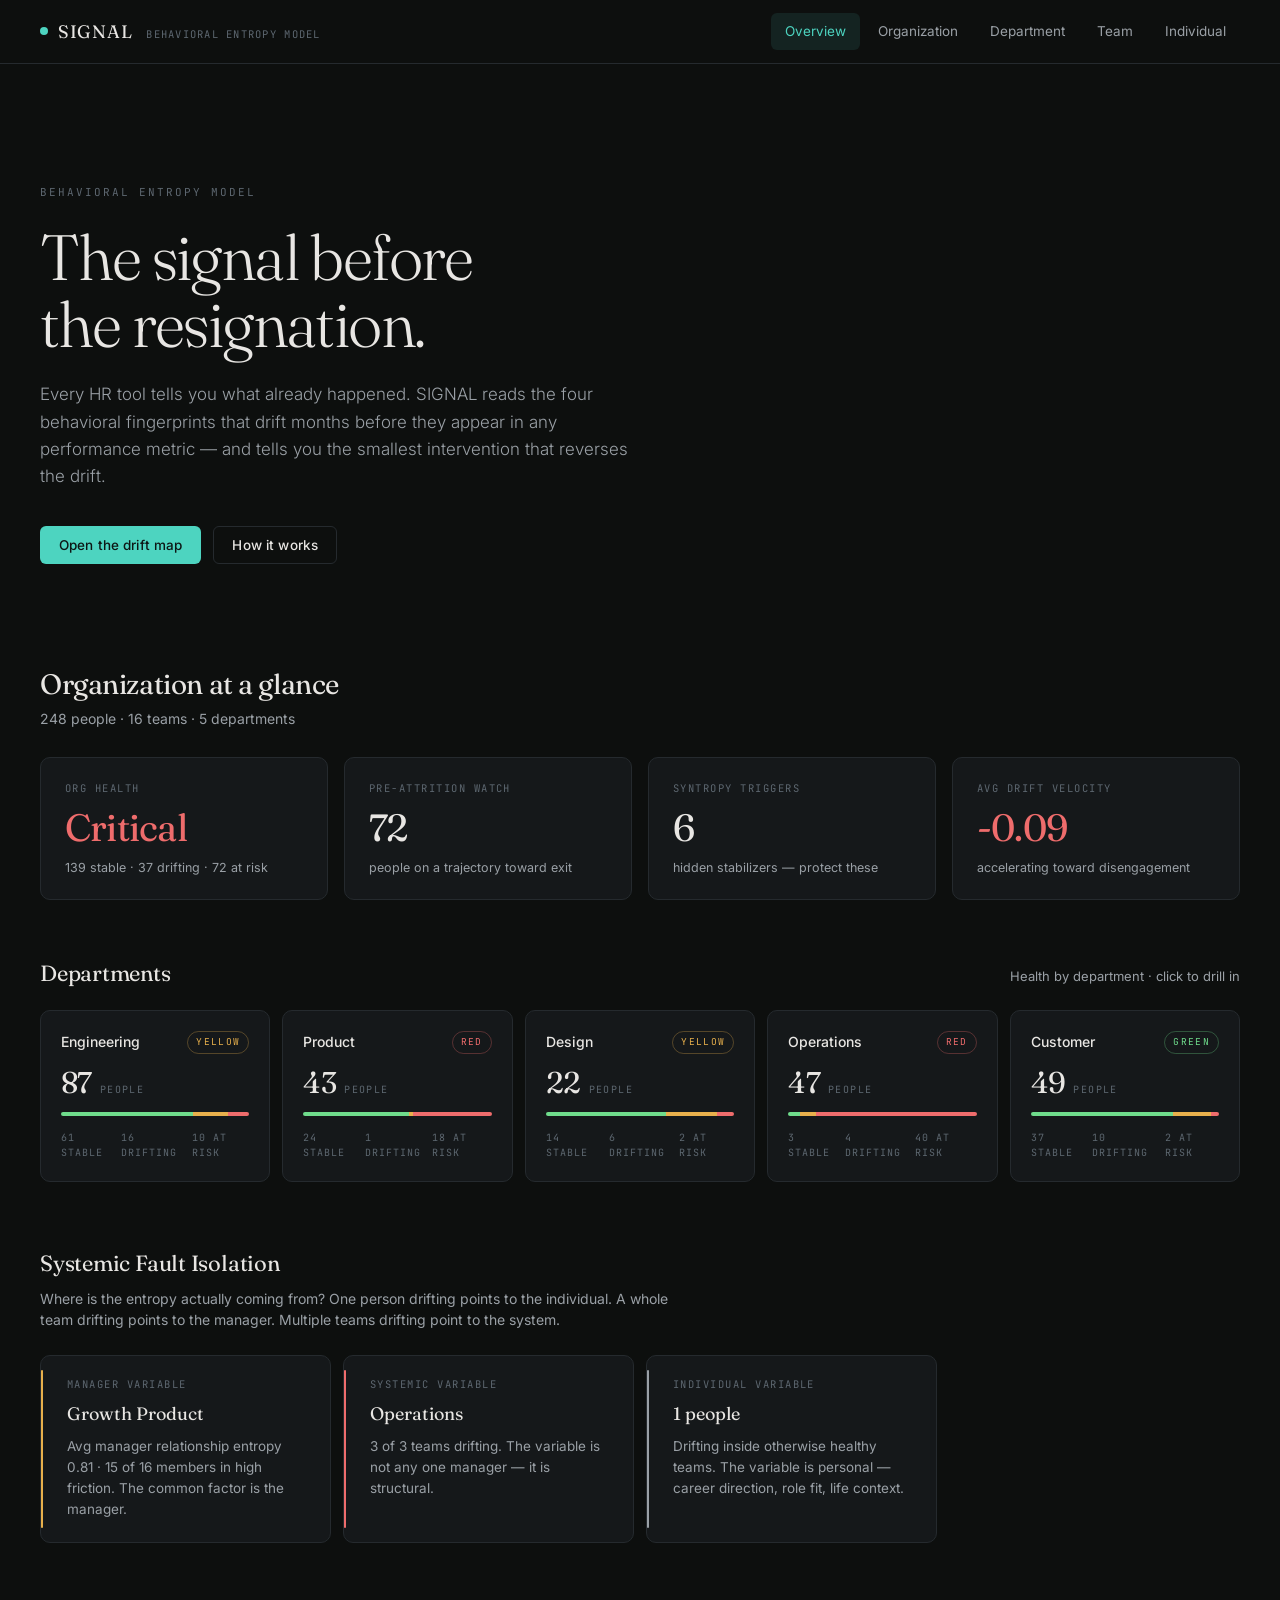
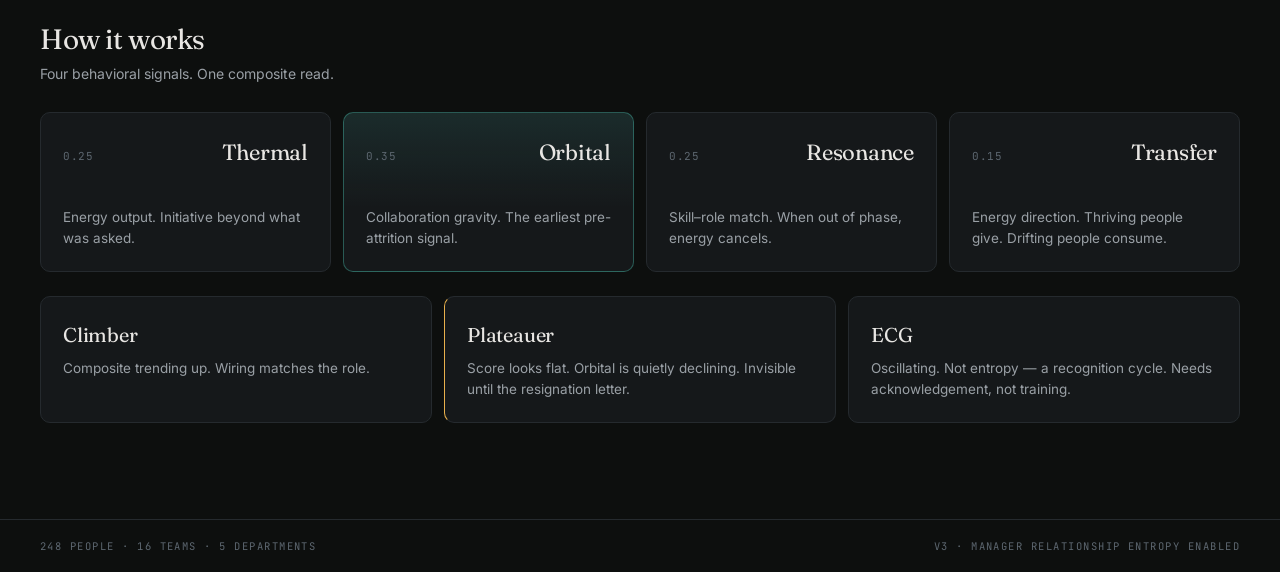
<file: index.html>
<!DOCTYPE html>
<html lang="en">
<head>
  <meta charset="UTF-8">
  <meta name="viewport" content="width=device-width, initial-scale=1.0">
  <title>SIGNAL — Behavioral Entropy Model</title>
  <link rel="stylesheet" href="styles.css">
</head>
<body>

  <!-- ============ TOP NAV ============ -->
  <header class="topbar">
    <a href="index.html" class="brand">
      <span class="brand-mark"></span>
      <span class="brand-name">SIGNAL</span>
      <span class="brand-tag">Behavioral Entropy Model</span>
    </a>
    <nav class="topnav">
      <a href="index.html" class="topnav-link active">Overview</a>
      <a href="org.html" class="topnav-link">Organization</a>
      <a href="department.html" class="topnav-link">Department</a>
      <a href="team.html" class="topnav-link">Team</a>
      <a href="individual.html" class="topnav-link">Individual</a>
    </nav>
  </header>

  <!-- ============ MAIN ============ -->
  <main class="page">

    <!-- ============ HERO ============ -->
    <section class="hero">
      <p class="hero-eyebrow">Behavioral Entropy Model</p>
      <h1 class="hero-title">The signal before the resignation.</h1>
      <p class="hero-lede">
        Every HR tool tells you what already happened. SIGNAL reads the four behavioral
        fingerprints that drift months before they appear in any performance metric —
        and tells you the smallest intervention that reverses the drift.
      </p>
      <div class="hero-actions">
        <a href="org.html" class="btn btn-primary">Open the drift map</a>
        <a href="#how-it-works" class="btn btn-ghost">How it works</a>
      </div>
    </section>

    <!-- ============ ORG HEALTH SUMMARY ============ -->
    <section class="org-health">
      <div class="section-head">
        <h2 class="section-title">Organization at a glance</h2>
        <p class="section-sub" id="orgScopeLine">—</p>
      </div>

      <div class="kpi-grid">
        <div class="kpi-card">
          <div class="kpi-label">Org Health</div>
          <div class="kpi-value" id="kpiHealth">—</div>
          <div class="kpi-sub" id="kpiHealthSub">—</div>
        </div>
        <div class="kpi-card">
          <div class="kpi-label">Pre-Attrition Watch</div>
          <div class="kpi-value" id="kpiPreAttr">—</div>
          <div class="kpi-sub">people on a trajectory toward exit</div>
        </div>
        <div class="kpi-card">
          <div class="kpi-label">Syntropy Triggers</div>
          <div class="kpi-value" id="kpiSyntropy">—</div>
          <div class="kpi-sub">hidden stabilizers — protect these</div>
        </div>
        <div class="kpi-card">
          <div class="kpi-label">Avg Drift Velocity</div>
          <div class="kpi-value" id="kpiDvel">—</div>
          <div class="kpi-sub" id="kpiDvelSub">—</div>
        </div>
      </div>

      <!-- Department health strip -->
      <div class="dept-strip">
        <div class="dept-strip-head">
          <h3 class="dept-strip-title">Departments</h3>
          <p class="dept-strip-sub">Health by department · click to drill in</p>
        </div>
        <div class="dept-strip-grid" id="deptStrip"></div>
      </div>

      <!-- Systemic Fault Isolation summary -->
      <div class="sfi-summary">
        <div class="sfi-head">
          <h3 class="sfi-title">Systemic Fault Isolation</h3>
          <p class="sfi-sub">
            Where is the entropy actually coming from? One person drifting points to the
            individual. A whole team drifting points to the manager. Multiple teams drifting
            point to the system.
          </p>
        </div>
        <div class="sfi-findings" id="sfiFindings"></div>
      </div>
    </section>

    <!-- ============ HOW IT WORKS ============ -->
    <section class="how" id="how-it-works">
      <div class="section-head">
        <h2 class="section-title">How it works</h2>
        <p class="section-sub">Four behavioral signals. One composite read.</p>
      </div>

      <div class="fp-grid">
        <article class="fp-card">
          <header class="fp-card-head">
            <span class="fp-card-weight">0.25</span>
            <h3 class="fp-card-name">Thermal</h3>
          </header>
          <p class="fp-card-desc">Energy output. Initiative beyond what was asked.</p>
        </article>
        <article class="fp-card fp-card-primary">
          <header class="fp-card-head">
            <span class="fp-card-weight">0.35</span>
            <h3 class="fp-card-name">Orbital</h3>
          </header>
          <p class="fp-card-desc">Collaboration gravity. The earliest pre-attrition signal.</p>
        </article>
        <article class="fp-card">
          <header class="fp-card-head">
            <span class="fp-card-weight">0.25</span>
            <h3 class="fp-card-name">Resonance</h3>
          </header>
          <p class="fp-card-desc">Skill–role match. When out of phase, energy cancels.</p>
        </article>
        <article class="fp-card">
          <header class="fp-card-head">
            <span class="fp-card-weight">0.15</span>
            <h3 class="fp-card-name">Transfer</h3>
          </header>
          <p class="fp-card-desc">Energy direction. Thriving people give. Drifting people consume.</p>
        </article>
      </div>

      <div class="archetype-row">
        <article class="archetype-card">
          <h3 class="archetype-name">Climber</h3>
          <p class="archetype-desc">Composite trending up. Wiring matches the role.</p>
        </article>
        <article class="archetype-card archetype-warn">
          <h3 class="archetype-name">Plateauer</h3>
          <p class="archetype-desc">Score looks flat. Orbital is quietly declining. Invisible until the resignation letter.</p>
        </article>
        <article class="archetype-card">
          <h3 class="archetype-name">ECG</h3>
          <p class="archetype-desc">Oscillating. Not entropy — a recognition cycle. Needs acknowledgement, not training.</p>
        </article>
      </div>
    </section>

  </main>

  <footer class="footer">
    <span class="footer-status" id="footerStatus">—</span>
    <span class="footer-meta">v3 · Manager Relationship Entropy enabled</span>
  </footer>

  <!-- ============ DATA + LOGIC ============ -->
  <script src="data.js"></script>
  <script>
    (function () {
      const S = window.SIGNAL;
      const people = S.people;
      const teams = S.teams;
      const DEPTS = S.DEPTS;

      const $ = id => document.getElementById(id);

      // ---------- Org KPIs ----------
      const stats = S.getStats(people);
      const preAttr = people.filter(p => p.derived.preAttrition).length;
      const synCount = people.filter(p => p.isSyntropy).length;

      const healthLabel = { green: "Stable", yellow: "Watch", red: "Critical" }[stats.health];
      $("kpiHealth").textContent = healthLabel;
      $("kpiHealth").classList.add("kpi-state-" + stats.health);
      $("kpiHealthSub").textContent =
        `${stats.green} stable · ${stats.yellow} drifting · ${stats.red} at risk`;

      $("kpiPreAttr").textContent = preAttr;
      $("kpiSyntropy").textContent = synCount;

      const dvel = stats.avgDvel;
      $("kpiDvel").textContent = (dvel >= 0 ? "+" : "") + dvel.toFixed(2);
      $("kpiDvel").classList.add(dvel < -0.05 ? "kpi-state-red" : dvel < 0 ? "kpi-state-yellow" : "kpi-state-green");
      $("kpiDvelSub").textContent =
        dvel < -0.05 ? "accelerating toward disengagement"
        : dvel < 0 ? "mild negative drift"
        : "net positive momentum";

      $("orgScopeLine").textContent =
        `${people.length} people · ${teams.length} teams · ${DEPTS.length} departments`;
      $("footerStatus").textContent =
        `${people.length} people · ${teams.length} teams · ${DEPTS.length} departments`;

      // ---------- Department strip ----------
      const deptStrip = $("deptStrip");
      DEPTS.forEach(dept => {
        const dp = people.filter(p => p.dept === dept);
        const ds = S.getStats(dp);
        const reds = ds.red;
        const yellows = ds.yellow;
        const greens = ds.green;
        const tot = dp.length;

        const card = document.createElement("a");
        card.href = `department.html?dept=${encodeURIComponent(dept)}`;
        card.className = "dept-card dept-state-" + ds.health;
        card.innerHTML = `
          <div class="dept-card-head">
            <span class="dept-card-name">${dept}</span>
            <span class="dept-card-state dept-state-${ds.health}-pill">${ds.health}</span>
          </div>
          <div class="dept-card-count">${tot}<span class="dept-card-count-sub">people</span></div>
          <div class="dept-card-bar">
            <span class="dept-card-bar-seg seg-green" style="width:${(greens/tot*100).toFixed(1)}%"></span>
            <span class="dept-card-bar-seg seg-yellow" style="width:${(yellows/tot*100).toFixed(1)}%"></span>
            <span class="dept-card-bar-seg seg-red" style="width:${(reds/tot*100).toFixed(1)}%"></span>
          </div>
          <div class="dept-card-legend">
            <span>${greens} stable</span>
            <span>${yellows} drifting</span>
            <span>${reds} at risk</span>
          </div>
        `;
        deptStrip.appendChild(card);
      });

      // ---------- Systemic Fault Isolation findings ----------
      const findings = [];

      // 1. Find any team with high coordinated MRE → manager variable
      teams.forEach(t => {
        const mre = S.teamMreStats(t.id);
        if (mre.avg > 0.65 && mre.high / mre.count > 0.6) {
          findings.push({
            level: "manager",
            label: "Manager Variable",
            scope: t.name,
            detail: `Avg manager relationship entropy ${mre.avg.toFixed(2)} · ${mre.high} of ${mre.count} members in high friction. The common factor is the manager.`
          });
        }
      });

      // 2. Find any department with multiple teams drifting → systemic
      DEPTS.forEach(dept => {
        const deptTeams = teams.filter(t => t.dept === dept);
        const driftingTeams = deptTeams.filter(t => {
          const tp = people.filter(p => p.teamId === t.id);
          const ts = S.getStats(tp);
          return ts.health !== "green";
        });
        if (driftingTeams.length >= 2 && driftingTeams.length === deptTeams.length) {
          findings.push({
            level: "systemic",
            label: "Systemic Variable",
            scope: dept,
            detail: `${driftingTeams.length} of ${deptTeams.length} teams drifting. The variable is not any one manager — it is structural.`
          });
        }
      });

      // 3. Healthy isolated cases
      const isolatedReds = people.filter(p => {
        if (p.derived.state !== "red") return false;
        const tp = people.filter(x => x.teamId === p.teamId);
        const ts = S.getStats(tp);
        return ts.health === "green";
      }).length;
      if (isolatedReds > 0) {
        findings.push({
          level: "individual",
          label: "Individual Variable",
          scope: `${isolatedReds} people`,
          detail: "Drifting inside otherwise healthy teams. The variable is personal — career direction, role fit, life context."
        });
      }

      const sfiFindings = $("sfiFindings");
      findings.forEach(f => {
        const card = document.createElement("div");
        card.className = "sfi-card sfi-level-" + f.level;
        card.innerHTML = `
          <div class="sfi-card-label">${f.label}</div>
          <div class="sfi-card-scope">${f.scope}</div>
          <p class="sfi-card-detail">${f.detail}</p>
        `;
        sfiFindings.appendChild(card);
      });

      if (findings.length === 0) {
        sfiFindings.innerHTML = `<p class="sfi-empty">No active fault isolated. Organization is in balance.</p>`;
      }
    })();
  </script>

</body>
</html>
</file>
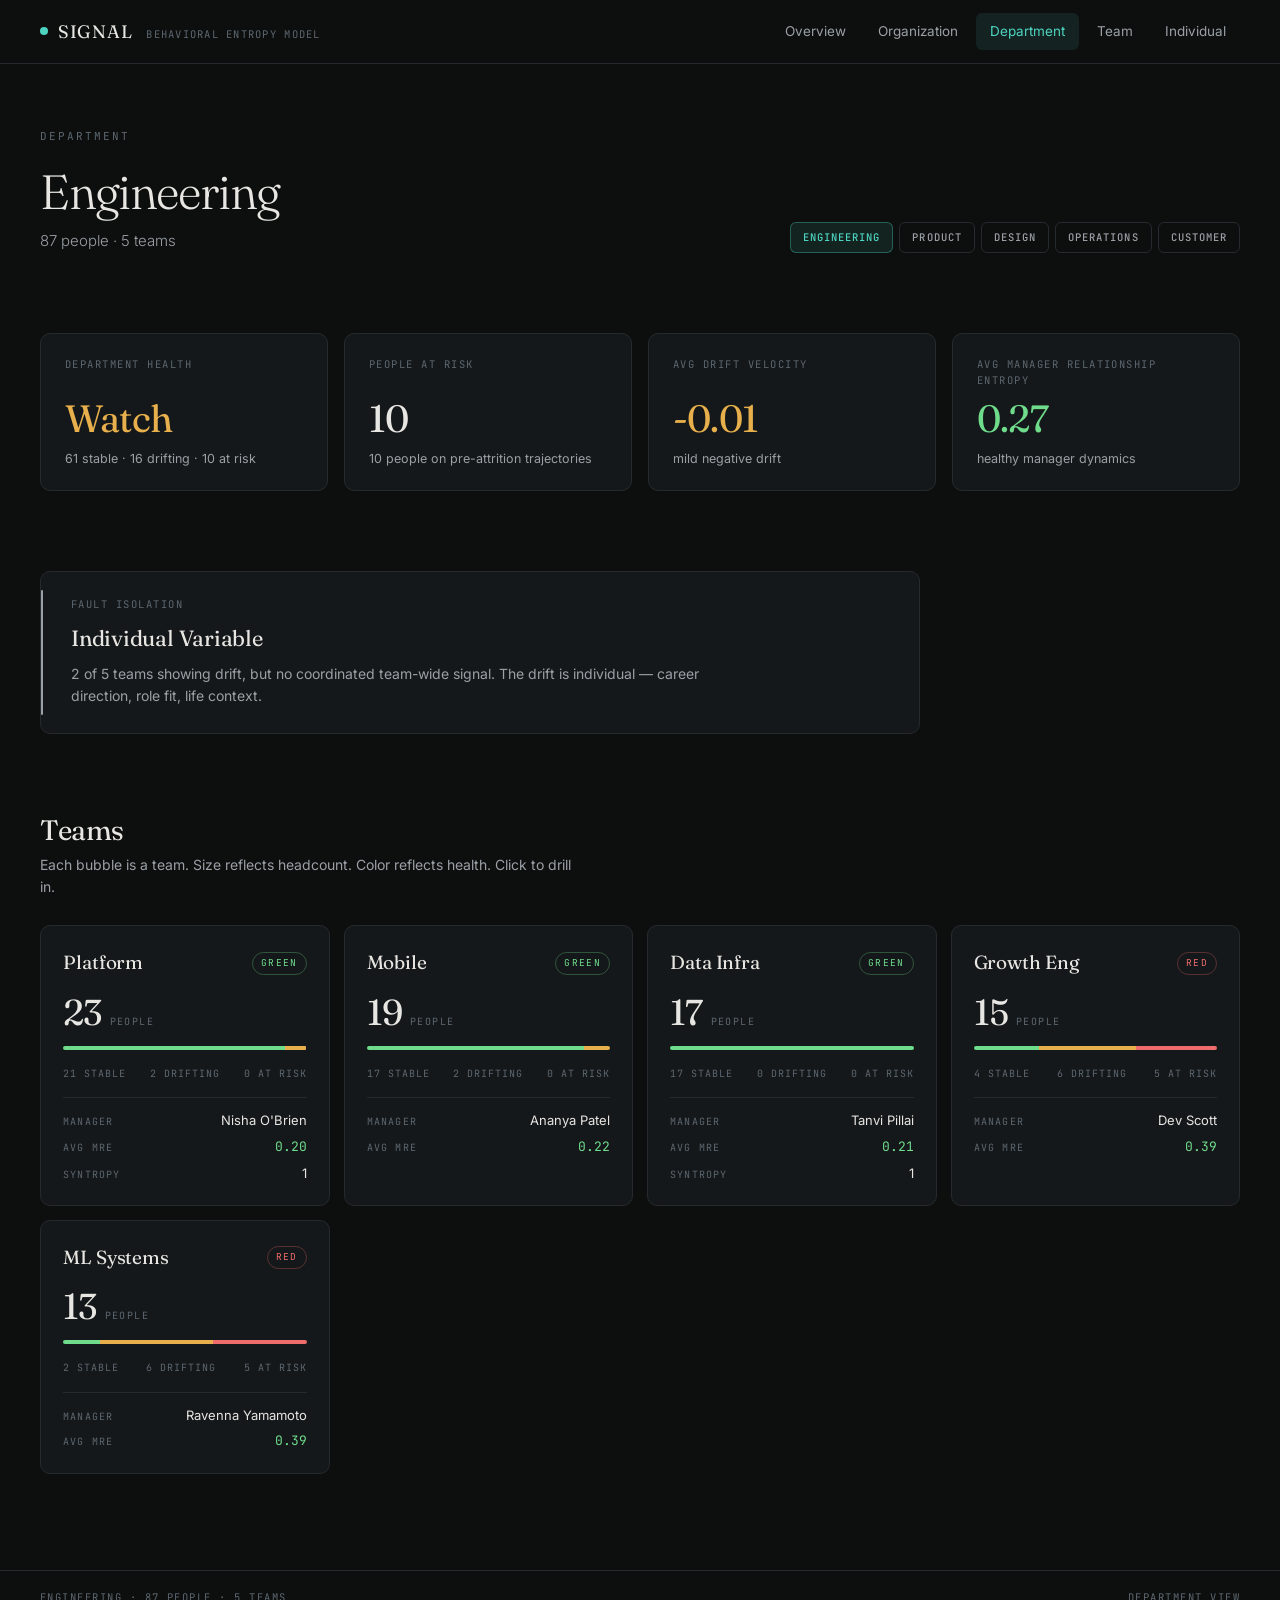
<file: department.html>
<!DOCTYPE html>
<html lang="en">
<head>
  <meta charset="UTF-8">
  <meta name="viewport" content="width=device-width, initial-scale=1.0">
  <title>SIGNAL — Department</title>
  <link rel="stylesheet" href="styles.css">
</head>
<body>

  <!-- ============ TOP NAV ============ -->
  <header class="topbar">
    <a href="index.html" class="brand">
      <span class="brand-mark"></span>
      <span class="brand-name">SIGNAL</span>
      <span class="brand-tag">Behavioral Entropy Model</span>
    </a>
    <nav class="topnav">
      <a href="index.html" class="topnav-link">Overview</a>
      <a href="org.html" class="topnav-link">Organization</a>
      <a href="department.html" class="topnav-link active">Department</a>
      <a href="team.html" class="topnav-link">Team</a>
      <a href="individual.html" class="topnav-link">Individual</a>
    </nav>
  </header>

  <!-- ============ MAIN ============ -->
  <main class="page page-dept">

    <!-- ============ PAGE HEAD ============ -->
    <section class="dept-head">
      <div>
        <p class="dept-eyebrow">Department</p>
        <h1 class="dept-title" id="deptTitle">—</h1>
        <p class="dept-sub" id="deptSub">—</p>
      </div>
      <div class="dept-switcher" id="deptSwitcher"></div>
    </section>

    <!-- ============ KPI ROW ============ -->
    <section class="dept-kpis">
      <div class="kpi-card">
        <div class="kpi-label">Department Health</div>
        <div class="kpi-value" id="kpiHealth">—</div>
        <div class="kpi-sub" id="kpiHealthSub">—</div>
      </div>
      <div class="kpi-card">
        <div class="kpi-label">People at Risk</div>
        <div class="kpi-value" id="kpiRed">—</div>
        <div class="kpi-sub" id="kpiRedSub">—</div>
      </div>
      <div class="kpi-card">
        <div class="kpi-label">Avg Drift Velocity</div>
        <div class="kpi-value" id="kpiDvel">—</div>
        <div class="kpi-sub" id="kpiDvelSub">—</div>
      </div>
      <div class="kpi-card">
        <div class="kpi-label">Avg Manager Relationship Entropy</div>
        <div class="kpi-value" id="kpiMre">—</div>
        <div class="kpi-sub" id="kpiMreSub">—</div>
      </div>
    </section>

    <!-- ============ FAULT ISOLATION VERDICT ============ -->
    <section class="dept-verdict" id="deptVerdict"></section>

    <!-- ============ TEAM BUBBLES ============ -->
    <section class="team-grid-section">
      <div class="section-head">
        <h2 class="section-title">Teams</h2>
        <p class="section-sub">Each bubble is a team. Size reflects headcount. Color reflects health. Click to drill in.</p>
      </div>
      <div class="team-bubble-grid" id="teamBubbles"></div>
    </section>

  </main>

  <footer class="footer">
    <span class="footer-status" id="footerStatus">—</span>
    <span class="footer-meta">Department View</span>
  </footer>

  <!-- ============ DATA + LOGIC ============ -->
  <script src="data.js"></script>
  <script>
    (function () {
      const S = window.SIGNAL;
      const people = S.people;
      const teams = S.teams;
      const DEPTS = S.DEPTS;
      const $ = id => document.getElementById(id);

      // ---------- Resolve current department from URL ----------
      const params = new URLSearchParams(window.location.search);
      let currentDept = params.get("dept");
      if (!currentDept || !DEPTS.includes(currentDept)) {
        currentDept = DEPTS[0];
      }

      // ---------- Department switcher pills ----------
      const switcher = $("deptSwitcher");
      DEPTS.forEach(d => {
        const b = document.createElement("a");
        b.className = "pill" + (d === currentDept ? " pill-active" : "");
        b.href = `department.html?dept=${encodeURIComponent(d)}`;
        b.textContent = d;
        switcher.appendChild(b);
      });

      // ---------- Department data ----------
      const dp = people.filter(p => p.dept === currentDept);
      const deptTeams = teams.filter(t => t.dept === currentDept);
      const ds = S.getStats(dp);

      // ---------- Head ----------
      $("deptTitle").textContent = currentDept;
      $("deptSub").textContent =
        `${dp.length} people · ${deptTeams.length} teams`;

      // ---------- KPIs ----------
      const healthLabel = { green: "Stable", yellow: "Watch", red: "Critical" }[ds.health];
      $("kpiHealth").textContent = healthLabel;
      $("kpiHealth").classList.add("kpi-state-" + ds.health);
      $("kpiHealthSub").textContent =
        `${ds.green} stable · ${ds.yellow} drifting · ${ds.red} at risk`;

      $("kpiRed").textContent = ds.red;
      $("kpiRedSub").textContent =
        ds.red === 0 ? "no acute drift signal"
        : ds.red === 1 ? "1 person on a pre-attrition trajectory"
        : `${ds.red} people on pre-attrition trajectories`;

      const dvel = ds.avgDvel;
      $("kpiDvel").textContent = (dvel >= 0 ? "+" : "") + dvel.toFixed(2);
      $("kpiDvel").classList.add(dvel < -0.05 ? "kpi-state-red" : dvel < 0 ? "kpi-state-yellow" : "kpi-state-green");
      $("kpiDvelSub").textContent =
        dvel < -0.05 ? "accelerating drift"
        : dvel < 0 ? "mild negative drift"
        : "positive momentum";

      const mre = ds.avgMre;
      $("kpiMre").textContent = mre.toFixed(2);
      $("kpiMre").classList.add(mre > 0.6 ? "kpi-state-red" : mre > 0.4 ? "kpi-state-yellow" : "kpi-state-green");
      $("kpiMreSub").textContent =
        mre > 0.6 ? "high friction with manager style across the dept"
        : mre > 0.4 ? "moderate friction — investigate per team"
        : "healthy manager dynamics";

      // ---------- Fault Isolation Verdict ----------
      const verdict = $("deptVerdict");
      // Count drifting teams in this dept
      const teamHealthMap = deptTeams.map(t => {
        const tp = people.filter(p => p.teamId === t.id);
        const ts = S.getStats(tp);
        const mreStats = S.teamMreStats(t.id);
        return { team: t, stats: ts, mre: mreStats };
      });
      const driftingTeams = teamHealthMap.filter(x => x.stats.health !== "green");
      const highMreTeams = teamHealthMap.filter(x => x.mre.avg > 0.65);

      let verdictLevel, verdictLabel, verdictText;
      if (driftingTeams.length === deptTeams.length && deptTeams.length >= 2) {
        verdictLevel = "systemic";
        verdictLabel = "Systemic Variable";
        verdictText = `All ${deptTeams.length} teams in ${currentDept} are drifting. The variable is not any single manager — it is structural. Culture, leadership, policy, or org design.`;
      } else if (highMreTeams.length >= 1) {
        const names = highMreTeams.map(x => x.team.name).join(", ");
        verdictLevel = "manager";
        verdictLabel = "Manager Variable";
        verdictText = `Coordinated manager-relationship friction in ${names}. The common factor is the manager, not the team members.`;
      } else if (driftingTeams.length === 0) {
        verdictLevel = "stable";
        verdictLabel = "No Active Fault";
        verdictText = `${currentDept} is in balance. Continue routine monitoring.`;
      } else {
        verdictLevel = "individual";
        verdictLabel = "Individual Variable";
        verdictText = `${driftingTeams.length} of ${deptTeams.length} teams showing drift, but no coordinated team-wide signal. The drift is individual — career direction, role fit, life context.`;
      }
      verdict.innerHTML = `
        <div class="verdict-card verdict-${verdictLevel}">
          <div class="verdict-label">Fault Isolation</div>
          <div class="verdict-headline">${verdictLabel}</div>
          <p class="verdict-text">${verdictText}</p>
        </div>
      `;

      // ---------- Team bubbles ----------
      const grid = $("teamBubbles");
      // Sort by team size desc so largest renders first
      const sorted = teamHealthMap.slice().sort((a, b) => b.team.size - a.team.size);

      sorted.forEach(({ team, stats, mre }) => {
        const tp = people.filter(p => p.teamId === team.id);
        const total = tp.length;
        const reds = stats.red, yellows = stats.yellow, greens = stats.green;
        const synCount = tp.filter(p => p.isSyntropy).length;

        // Manager
        const manager = tp.find(p => p.isManager);

        const a = document.createElement("a");
        a.className = "team-bubble team-state-" + stats.health;
        a.href = `team.html?teamId=${team.id}`;

        a.innerHTML = `
          <div class="team-bubble-head">
            <h3 class="team-bubble-name">${team.name}</h3>
            <span class="team-bubble-state team-state-${stats.health}-pill">${stats.health}</span>
          </div>
          <div class="team-bubble-count">
            <span class="team-bubble-num">${total}</span>
            <span class="team-bubble-num-sub">people</span>
          </div>
          <div class="team-bubble-bar">
            <span class="team-bubble-bar-seg seg-green" style="width:${(greens/total*100).toFixed(1)}%"></span>
            <span class="team-bubble-bar-seg seg-yellow" style="width:${(yellows/total*100).toFixed(1)}%"></span>
            <span class="team-bubble-bar-seg seg-red" style="width:${(reds/total*100).toFixed(1)}%"></span>
          </div>
          <div class="team-bubble-legend">
            <span>${greens} stable</span>
            <span>${yellows} drifting</span>
            <span>${reds} at risk</span>
          </div>
          <div class="team-bubble-meta">
            <div class="team-meta-row">
              <span class="team-meta-label">Manager</span>
              <span class="team-meta-val">${manager ? manager.name : "—"}</span>
            </div>
            <div class="team-meta-row">
              <span class="team-meta-label">Avg MRE</span>
              <span class="team-meta-val team-mre-${mre.avg > 0.6 ? 'red' : mre.avg > 0.4 ? 'yellow' : 'green'}">${mre.avg.toFixed(2)}</span>
            </div>
            ${synCount > 0 ? `
            <div class="team-meta-row">
              <span class="team-meta-label">Syntropy</span>
              <span class="team-meta-val">${synCount}</span>
            </div>` : ''}
          </div>
        `;
        grid.appendChild(a);
      });

      // ---------- Footer ----------
      $("footerStatus").textContent =
        `${currentDept} · ${dp.length} people · ${deptTeams.length} teams`;
    })();
  </script>

</body>
</html>
</file>
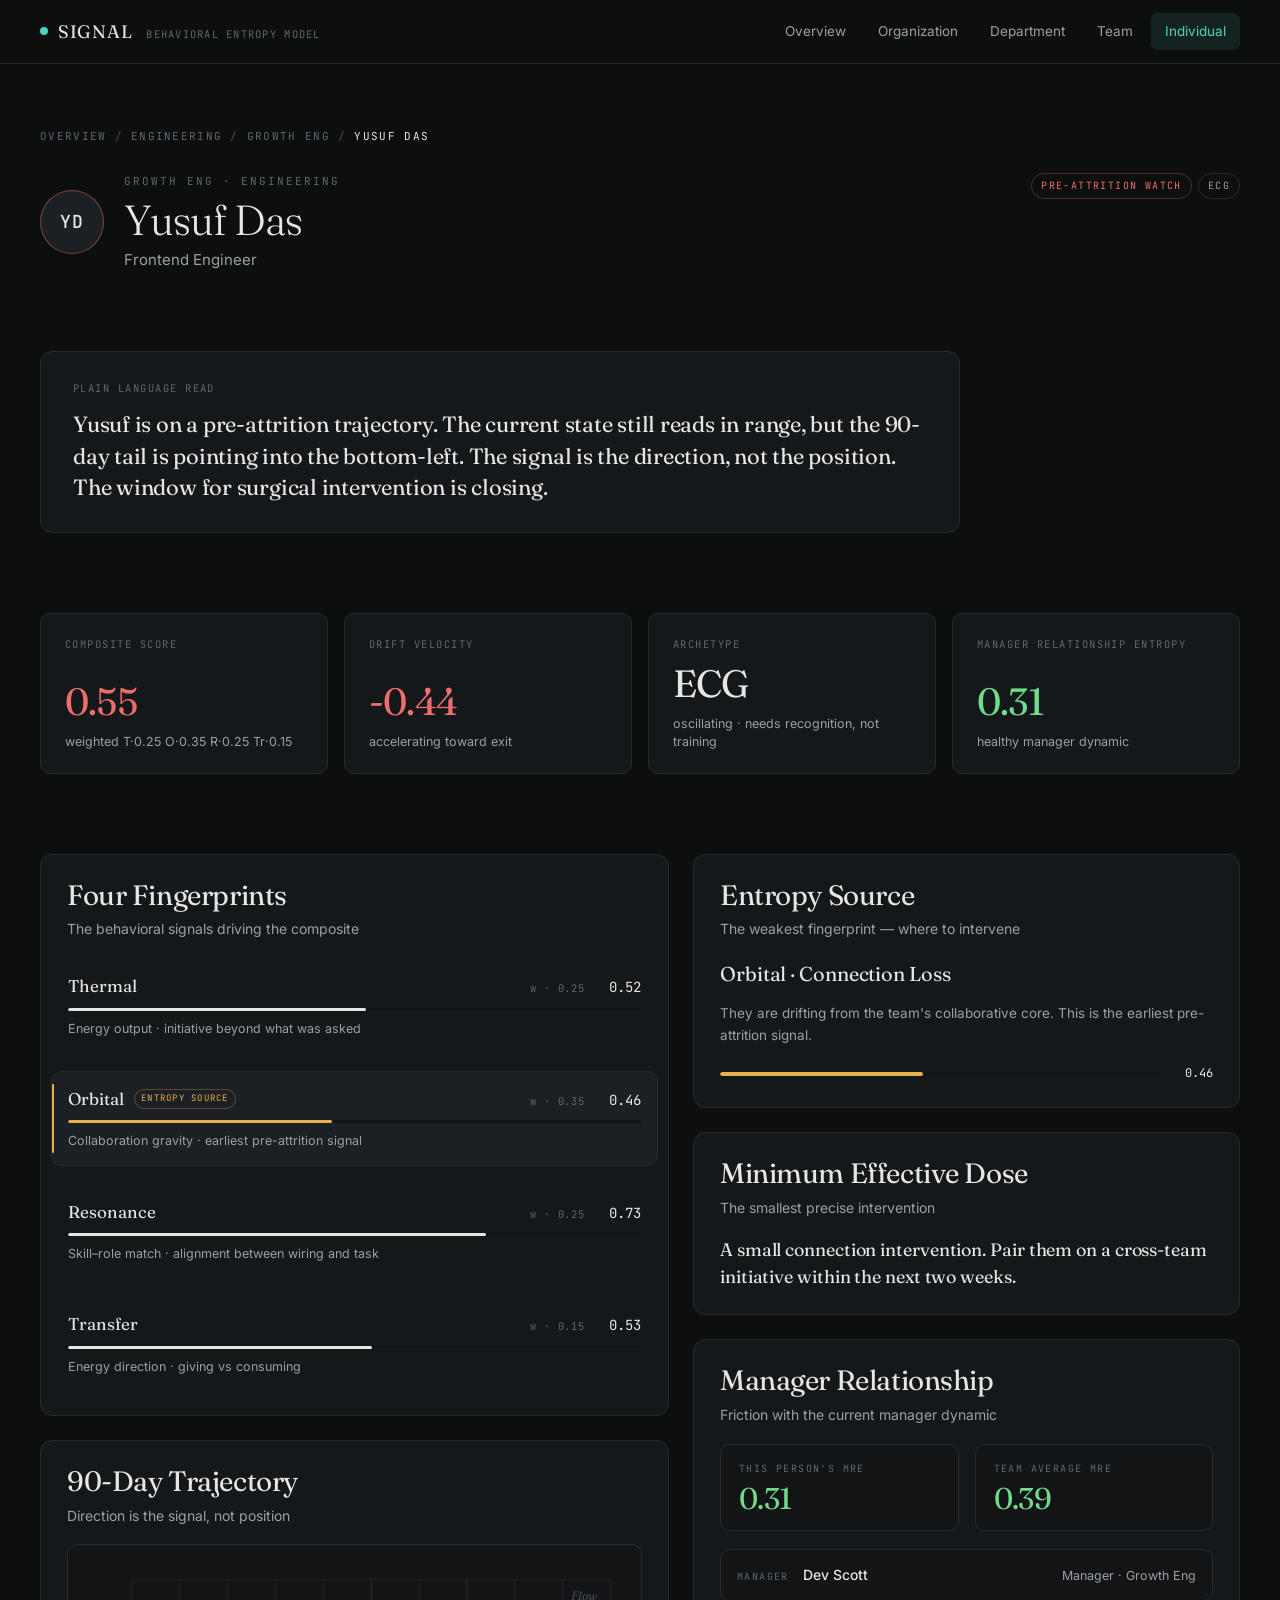
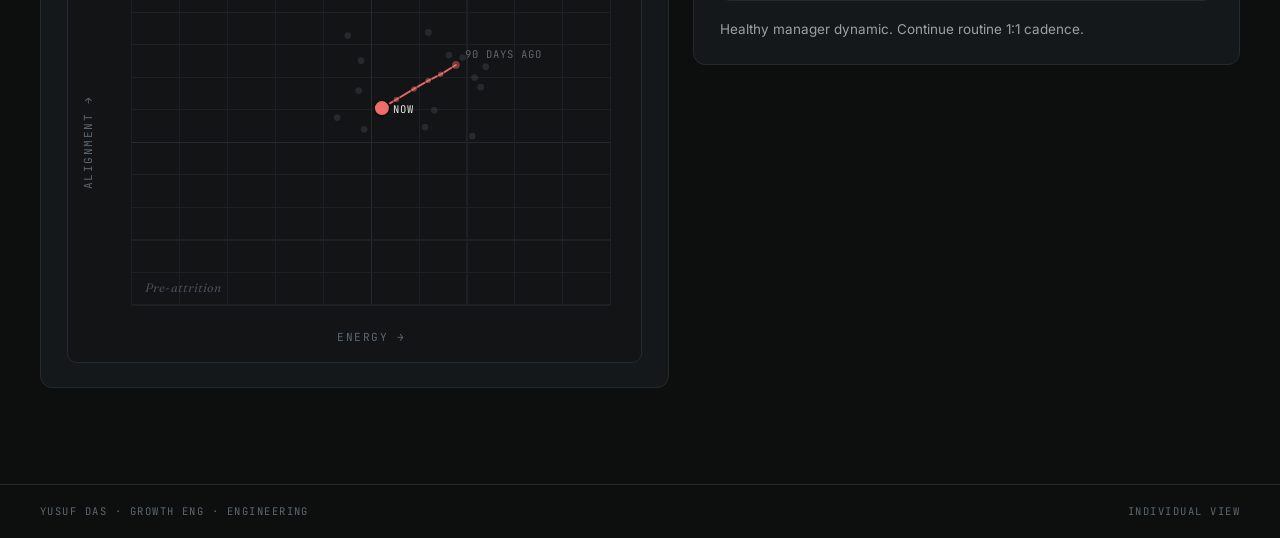
<file: individual.html>
<!DOCTYPE html>
<html lang="en">
<head>
  <meta charset="UTF-8">
  <meta name="viewport" content="width=device-width, initial-scale=1.0">
  <title>SIGNAL — Individual</title>
  <link rel="stylesheet" href="styles.css">
</head>
<body>

  <!-- ============ TOP NAV ============ -->
  <header class="topbar">
    <a href="index.html" class="brand">
      <span class="brand-mark"></span>
      <span class="brand-name">SIGNAL</span>
      <span class="brand-tag">Behavioral Entropy Model</span>
    </a>
    <nav class="topnav">
      <a href="index.html" class="topnav-link">Overview</a>
      <a href="org.html" class="topnav-link">Organization</a>
      <a href="department.html" class="topnav-link">Department</a>
      <a href="team.html" class="topnav-link">Team</a>
      <a href="individual.html" class="topnav-link active">Individual</a>
    </nav>
  </header>

  <!-- ============ MAIN ============ -->
  <main class="page page-ind">

    <!-- ============ BREADCRUMB ============ -->
    <nav class="breadcrumb">
      <a href="index.html" class="crumb">Overview</a>
      <span class="crumb-sep">/</span>
      <a class="crumb" id="crumbDept">—</a>
      <span class="crumb-sep">/</span>
      <a class="crumb" id="crumbTeam">—</a>
      <span class="crumb-sep">/</span>
      <span class="crumb crumb-current" id="crumbPerson">—</span>
    </nav>

    <!-- ============ IDENTITY + STATE ============ -->
    <section class="ind-head">
      <div class="ind-identity">
        <div class="ind-avatar" id="indAvatar">—</div>
        <div>
          <p class="ind-eyebrow" id="indEyebrow">—</p>
          <h1 class="ind-name" id="indName">—</h1>
          <p class="ind-role" id="indRole">—</p>
        </div>
      </div>
      <div class="ind-tags" id="indTags"></div>
    </section>

    <!-- ============ READ (plain language summary) ============ -->
    <section class="ind-read">
      <p class="ind-read-label">Plain language read</p>
      <p class="ind-read-body" id="indRead">—</p>
    </section>

    <!-- ============ COMPOSITE + KPI STRIP ============ -->
    <section class="ind-kpis">
      <div class="kpi-card">
        <div class="kpi-label">Composite Score</div>
        <div class="kpi-value" id="kpiComposite">—</div>
        <div class="kpi-sub">weighted T·0.25 O·0.35 R·0.25 Tr·0.15</div>
      </div>
      <div class="kpi-card">
        <div class="kpi-label">Drift Velocity</div>
        <div class="kpi-value" id="kpiDvel">—</div>
        <div class="kpi-sub" id="kpiDvelSub">—</div>
      </div>
      <div class="kpi-card">
        <div class="kpi-label">Archetype</div>
        <div class="kpi-value" id="kpiArch">—</div>
        <div class="kpi-sub" id="kpiArchSub">—</div>
      </div>
      <div class="kpi-card">
        <div class="kpi-label">Manager Relationship Entropy</div>
        <div class="kpi-value" id="kpiMre">—</div>
        <div class="kpi-sub" id="kpiMreSub">—</div>
      </div>
    </section>

    <!-- ============ TWO-COLUMN BODY ============ -->
    <section class="ind-body">

      <!-- LEFT: Fingerprints + Trajectory -->
      <div class="ind-left">

        <!-- Fingerprints -->
        <div class="ind-block">
          <div class="block-head">
            <h2 class="section-title">Four Fingerprints</h2>
            <p class="section-sub">The behavioral signals driving the composite</p>
          </div>
          <div class="fp-bars" id="fpBars"></div>
        </div>

        <!-- 90-day trajectory -->
        <div class="ind-block">
          <div class="block-head">
            <h2 class="section-title">90-Day Trajectory</h2>
            <p class="section-sub">Direction is the signal, not position</p>
          </div>
          <div class="trajectory-wrap">
            <svg id="trajectory" class="trajectory-svg" viewBox="0 0 500 360" preserveAspectRatio="xMidYMid meet"></svg>
          </div>
        </div>

      </div>

      <!-- RIGHT: Dose + Manager + Team Context -->
      <div class="ind-right">

        <!-- Entropy Source -->
        <div class="ind-block">
          <div class="block-head">
            <h2 class="section-title">Entropy Source</h2>
            <p class="section-sub">The weakest fingerprint — where to intervene</p>
          </div>
          <div class="entropy-card" id="entropyCard"></div>
        </div>

        <!-- Minimum Effective Dose -->
        <div class="ind-block">
          <div class="block-head">
            <h2 class="section-title">Minimum Effective Dose</h2>
            <p class="section-sub">The smallest precise intervention</p>
          </div>
          <div class="dose-card" id="doseCard"></div>
        </div>

        <!-- Manager Relationship -->
        <div class="ind-block">
          <div class="block-head">
            <h2 class="section-title">Manager Relationship</h2>
            <p class="section-sub">Friction with the current manager dynamic</p>
          </div>
          <div class="mgr-rel-card" id="mgrRelCard"></div>
        </div>

      </div>

    </section>

  </main>

  <footer class="footer">
    <span class="footer-status" id="footerStatus">—</span>
    <span class="footer-meta">Individual View</span>
  </footer>

  <!-- ============ DATA + LOGIC ============ -->
  <script src="data.js"></script>
  <script>
    (function () {
      const S = window.SIGNAL;
      const people = S.people;
      const teams = S.teams;
      const $ = id => document.getElementById(id);

      // ---------- Resolve person ----------
      const params = new URLSearchParams(window.location.search);
      let id = params.get("id");
      let p = people.find(x => x.id === id);
      if (!p) {
        // Default to a meaningful example — pre-attrition flagged person
        p = people.find(x => x.derived.preAttrition && !x.isManager) || people[1];
      }

      const team = teams.find(t => t.id === p.teamId);
      const manager = people.find(x => x.teamId === p.teamId && x.isManager);
      const teammates = people.filter(x => x.teamId === p.teamId && x.id !== p.id);

      // ---------- Breadcrumb ----------
      const crumbDept = $("crumbDept");
      crumbDept.textContent = p.dept;
      crumbDept.href = `department.html?dept=${encodeURIComponent(p.dept)}`;

      const crumbTeam = $("crumbTeam");
      crumbTeam.textContent = p.team;
      crumbTeam.href = `team.html?teamId=${p.teamId}`;

      $("crumbPerson").textContent = p.name;

      // ---------- Identity ----------
      $("indAvatar").textContent = initials(p.name);
      $("indAvatar").classList.add("ind-avatar-" + p.derived.state);
      $("indEyebrow").textContent = `${p.team} · ${p.dept}`;
      $("indName").textContent = p.name;
      $("indRole").textContent = p.role;

      // ---------- Tags ----------
      const tags = [];
      if (p.derived.state === "red" && p.derived.preAttrition) {
        tags.push({ cls: "tag-danger", label: "Pre-Attrition Watch" });
      } else if (p.derived.state === "red") {
        tags.push({ cls: "tag-danger", label: "At Risk" });
      } else if (p.derived.state === "yellow") {
        tags.push({ cls: "tag-warn", label: "Drifting" });
      } else {
        tags.push({ cls: "tag-good", label: "Stable" });
      }
      if (p.isSyntropy) tags.push({ cls: "tag-syntropy", label: "Syntropy Trigger" });
      if (p.isManager) tags.push({ cls: "tag-neutral", label: "Manager" });
      tags.push({ cls: "tag-neutral", label: p.archetype });

      $("indTags").innerHTML = tags.map(t =>
        `<span class="ind-tag ${t.cls}">${t.label}</span>`
      ).join("");

      // ---------- READ summary ----------
      $("indRead").textContent = buildRead(p);

      // ---------- KPIs ----------
      $("kpiComposite").textContent = p.derived.composite.toFixed(2);
      $("kpiComposite").classList.add("kpi-state-" + p.derived.state);

      const dv = p.fp.dvel;
      $("kpiDvel").textContent = (dv >= 0 ? "+" : "") + dv.toFixed(2);
      $("kpiDvel").classList.add(dv < -0.15 ? "kpi-state-red" : dv < 0 ? "kpi-state-yellow" : "kpi-state-green");
      $("kpiDvelSub").textContent =
        dv < -0.15 ? "accelerating toward exit"
        : dv < 0 ? "mild negative drift"
        : dv < 0.05 ? "holding steady"
        : "positive momentum";

      $("kpiArch").textContent = p.archetype;
      $("kpiArchSub").textContent = archetypeDescription(p.archetype);

      if (p.mre === null || p.mre === undefined) {
        $("kpiMre").textContent = "—";
        $("kpiMreSub").textContent = "not applicable (manager role)";
      } else {
        $("kpiMre").textContent = p.mre.toFixed(2);
        $("kpiMre").classList.add(p.mre > 0.6 ? "kpi-state-red" : p.mre > 0.4 ? "kpi-state-yellow" : "kpi-state-green");
        $("kpiMreSub").textContent =
          p.mre > 0.65 ? "high friction with manager style"
          : p.mre > 0.4 ? "moderate friction"
          : "healthy manager dynamic";
      }

      // ---------- Fingerprint bars ----------
      renderFingerprints(p);

      // ---------- Trajectory ----------
      renderTrajectory(p);

      // ---------- Entropy source ----------
      const entropySource = p.derived.source;
      const sourceVal = p.fp[entropySource.toLowerCase()];
      $("entropyCard").innerHTML = `
        <div class="entropy-name">${p.derived.dose.source}</div>
        <div class="entropy-explainer">${entropyExplainer(entropySource)}</div>
        <div class="entropy-meter">
          <div class="entropy-meter-track">
            <div class="entropy-meter-fill" style="width:${(sourceVal * 100).toFixed(0)}%"></div>
          </div>
          <span class="entropy-meter-val">${sourceVal.toFixed(2)}</span>
        </div>
      `;

      // ---------- Dose card ----------
      $("doseCard").innerHTML = `
        <p class="dose-action">${p.derived.dose.action}</p>
      `;

      // ---------- Manager Relationship card ----------
      renderManagerRelationship(p, manager);

      // ---------- Footer ----------
      $("footerStatus").textContent =
        `${p.name} · ${p.team} · ${p.dept}`;

      // =======================================================
      //   RENDER HELPERS
      // =======================================================

      function renderFingerprints(p) {
        const fps = [
          { name: "Thermal",   val: p.fp.thermal,   weight: 0.25, desc: "Energy output · initiative beyond what was asked" },
          { name: "Orbital",   val: p.fp.orbital,   weight: 0.35, desc: "Collaboration gravity · earliest pre-attrition signal" },
          { name: "Resonance", val: p.fp.resonance, weight: 0.25, desc: "Skill–role match · alignment between wiring and task" },
          { name: "Transfer",  val: p.fp.transfer,  weight: 0.15, desc: "Energy direction · giving vs consuming" }
        ];
        const wrap = $("fpBars");
        wrap.innerHTML = "";
        fps.forEach(fp => {
          const isSource = fp.name === p.derived.source;
          const row = document.createElement("div");
          row.className = "fp-bar-row" + (isSource ? " fp-bar-source" : "");
          row.innerHTML = `
            <div class="fp-bar-head">
              <span class="fp-bar-name">${fp.name}${isSource ? ' <span class="fp-source-tag">entropy source</span>' : ''}</span>
              <span class="fp-bar-weight">w · ${fp.weight}</span>
              <span class="fp-bar-val">${fp.val.toFixed(2)}</span>
            </div>
            <div class="fp-bar-track">
              <div class="fp-bar-fill" style="width:${(fp.val * 100).toFixed(0)}%"></div>
            </div>
            <p class="fp-bar-desc">${fp.desc}</p>
          `;
          wrap.appendChild(row);
        });
      }

      function renderTrajectory(p) {
        const svg = $("trajectory");
        const W = 500, H = 360;
        const PAD_L = 50, PAD_R = 20, PAD_T = 24, PAD_B = 44;
        const innerW = W - PAD_L - PAD_R;
        const innerH = H - PAD_T - PAD_B;
        const toX = e => PAD_L + e * innerW;
        const toY = a => PAD_T + (1 - a) * innerH;

        let html = "";

        // Grid
        for (let i = 0; i <= 10; i++) {
          const x = PAD_L + (i / 10) * innerW;
          const y = PAD_T + (i / 10) * innerH;
          const cls = i === 5 ? "grid-line-major" : "grid-line";
          html += `<line class="${cls}" x1="${x}" y1="${PAD_T}" x2="${x}" y2="${PAD_T+innerH}"/>`;
          html += `<line class="${cls}" x1="${PAD_L}" y1="${y}" x2="${PAD_L+innerW}" y2="${y}"/>`;
        }

        // Axis labels
        html += `<text class="axis-label" x="${PAD_L + innerW/2}" y="${H - 12}" text-anchor="middle">Energy →</text>`;
        html += `<text class="axis-label" x="${14}" y="${PAD_T + innerH/2}" text-anchor="middle" transform="rotate(-90 14 ${PAD_T + innerH/2})">Alignment →</text>`;

        // Zone hints
        html += `<text class="zone-text" x="${PAD_L + 12}" y="${PAD_T + innerH - 12}">Pre-attrition</text>`;
        html += `<text class="zone-text" x="${PAD_L + innerW - 12}" y="${PAD_T + 18}" text-anchor="end">Flow</text>`;

        // Faint teammate dots for context
        teammates.forEach(t => {
          const x = toX(t.derived.energy);
          const y = toY(t.derived.alignment);
          html += `<circle cx="${x}" cy="${y}" r="3" class="dot-dim"/>`;
        });

        // Focus trail
        const trail = p.derived.trail;
        let d = "";
        trail.forEach((pt, i) => {
          d += (i === 0 ? "M" : "L") + toX(pt.e).toFixed(1) + "," + toY(pt.a).toFixed(1) + " ";
        });
        const c = colorVar(p.derived.state);
        html += `<path d="${d}" class="trail trail-focus" stroke="${c}"/>`;

        // Trail dots (start → end)
        trail.forEach((pt, i) => {
          const isStart = i === 0;
          const isEnd = i === trail.length - 1;
          const r = isEnd ? 7 : isStart ? 4 : 3;
          const cls = isEnd ? "trail-dot trail-dot-end" : "trail-dot";
          html += `<circle cx="${toX(pt.e).toFixed(1)}" cy="${toY(pt.a).toFixed(1)}" r="${r}" fill="${c}" class="${cls}"/>`;
        });

        // Labels for start and now
        const start = trail[0];
        const end = trail[trail.length - 1];
        html += `<text class="trail-label" x="${toX(start.e) + 8}" y="${toY(start.a) - 6}">90 days ago</text>`;
        html += `<text class="trail-label trail-label-end" x="${toX(end.e) + 10}" y="${toY(end.a) + 4}">Now</text>`;

        svg.innerHTML = html;
      }

      function renderManagerRelationship(p, manager) {
        const card = $("mgrRelCard");

        if (p.isManager) {
          card.innerHTML = `<p class="mgr-rel-empty">This person is a manager. Manager Relationship Entropy is measured on direct reports.</p>`;
          return;
        }

        const mre = p.mre;
        const teamMre = S.teamMreStats(p.teamId);

        // Verdict
        let verdictText;
        if (mre > 0.65 && teamMre.avg > 0.6) {
          verdictText = `High individual friction <em>and</em> coordinated team-wide friction. The signal points at the manager, not the person.`;
        } else if (mre > 0.65) {
          verdictText = `High individual friction, but the rest of the team reads healthy. The signal is personal — style mismatch, expectations gap, or trust break.`;
        } else if (mre > 0.4) {
          verdictText = `Moderate friction. Not acute, but worth a check-in before it compounds.`;
        } else {
          verdictText = `Healthy manager dynamic. Continue routine 1:1 cadence.`;
        }

        card.innerHTML = `
          <div class="mgr-rel-row">
            <div class="mgr-rel-side">
              <div class="mgr-rel-label">This person's MRE</div>
              <div class="mgr-rel-val mgr-rel-${mre > 0.6 ? 'red' : mre > 0.4 ? 'yellow' : 'green'}">${mre.toFixed(2)}</div>
            </div>
            <div class="mgr-rel-side">
              <div class="mgr-rel-label">Team average MRE</div>
              <div class="mgr-rel-val mgr-rel-${teamMre.avg > 0.6 ? 'red' : teamMre.avg > 0.4 ? 'yellow' : 'green'}">${teamMre.avg.toFixed(2)}</div>
            </div>
          </div>
          ${manager ? `
            <a href="individual.html?id=${manager.id}" class="mgr-rel-link">
              <span class="mgr-rel-link-label">Manager</span>
              <span class="mgr-rel-link-name">${manager.name}</span>
              <span class="mgr-rel-link-role">${manager.role}</span>
            </a>` : ''}
          <p class="mgr-rel-verdict">${verdictText}</p>
        `;
      }

      // =======================================================
      //   TEXT HELPERS
      // =======================================================

      function buildRead(p) {
        const first = p.name.split(" ")[0];

        if (p.isSyntropy) {
          return `${first} is a Syntropy Trigger — one of the people quietly reducing entropy in everyone around them. The risk is not their drift; it's their departure. When people like ${first} leave, roughly three others begin drifting within 90 days. Protect this person before you need to.`;
        }

        if (p.derived.state === "red" && p.derived.preAttrition) {
          return `${first} is on a pre-attrition trajectory. The current state still reads in range, but the 90-day tail is pointing into the bottom-left. The signal is the direction, not the position. The window for surgical intervention is closing.`;
        }

        if (p.derived.state === "red") {
          return `${first} is in the at-risk zone. Both energy and alignment have dropped below the working threshold. The drift is no longer subtle. Direct conversation is needed this week, not next quarter.`;
        }

        if (p.archetype === "ECG") {
          return `${first} shows an oscillating pattern — high, then drop, then recovery. This isn't entropy. It's a recognition cycle. A raise won't hold without fixing the rhythm. They need acknowledgement architecture, not training.`;
        }

        if (p.archetype === "Plateauer") {
          return `${first} reads flat on the composite, but watch the orbital signal. Plateauers are the dangerous archetype — invisible on every dashboard until the resignation letter arrives. Look at collaboration patterns, not output.`;
        }

        if (p.derived.state === "yellow") {
          return `${first} is showing early drift. Nothing acute yet, but the trajectory has tilted. A small intervention now is cheaper than a recovery program in six months.`;
        }

        return `${first} is in flow. Energy and alignment are both healthy, drift is positive. The model has no intervention to recommend. Keep the conditions that produced this result.`;
      }

      function entropyExplainer(name) {
        const map = {
          "Thermal":   "Their energy output has cooled. They are no longer initiating beyond what is asked.",
          "Orbital":   "They are drifting from the team's collaborative core. This is the earliest pre-attrition signal.",
          "Resonance": "Their strongest skill is no longer their primary task. Energy is cancelling, not amplifying.",
          "Transfer":  "They have stopped giving energy to others — usually because they have stopped receiving acknowledgement."
        };
        return map[name] || "";
      }

      function archetypeDescription(arch) {
        return {
          "Climber":   "consistent upward trajectory",
          "Plateauer": "flat composite — watch the orbital signal",
          "ECG":       "oscillating · needs recognition, not training"
        }[arch] || "—";
      }

      function colorVar(state) {
        return state === "red" ? "var(--c-red)" :
               state === "yellow" ? "var(--c-amber)" : "var(--c-green)";
      }

      function initials(name) {
        return name.split(" ").map(s => s[0]).slice(0, 2).join("").toUpperCase();
      }
    })();
  </script>

</body>
</html>
</file>
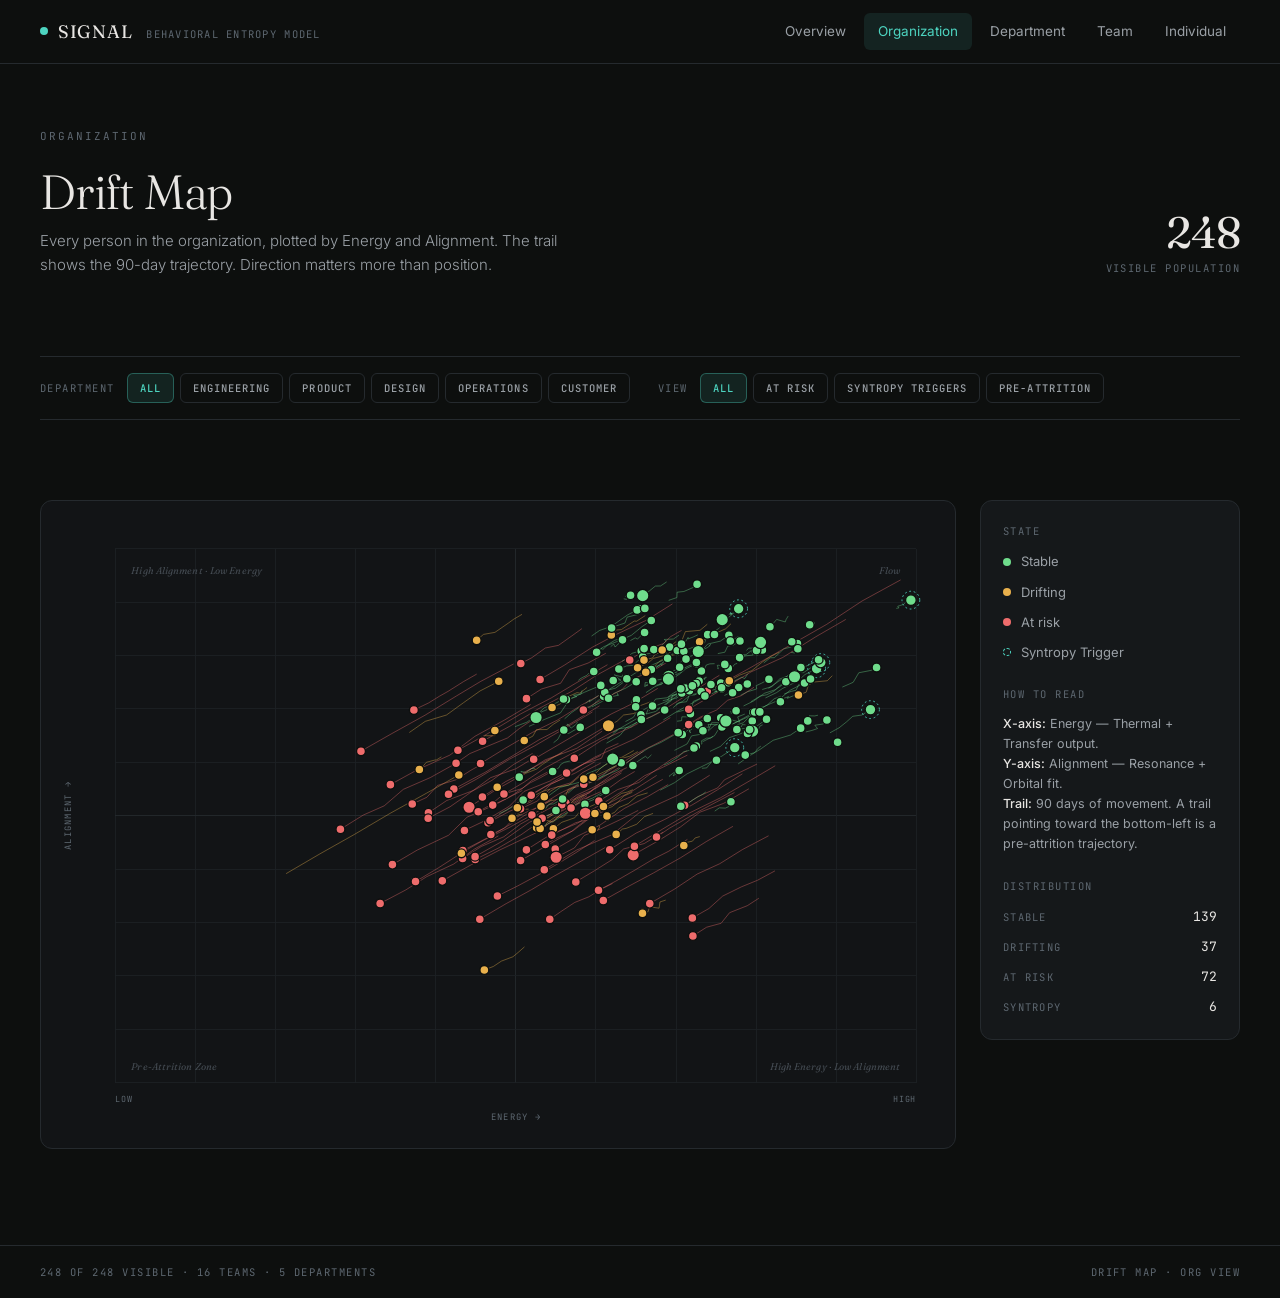
<file: org.html>
<!DOCTYPE html>
<html lang="en">
<head>
  <meta charset="UTF-8">
  <meta name="viewport" content="width=device-width, initial-scale=1.0">
  <title>SIGNAL — Organization Drift Map</title>
  <link rel="stylesheet" href="styles.css">
</head>
<body>

  <!-- ============ TOP NAV ============ -->
  <header class="topbar">
    <a href="index.html" class="brand">
      <span class="brand-mark"></span>
      <span class="brand-name">SIGNAL</span>
      <span class="brand-tag">Behavioral Entropy Model</span>
    </a>
    <nav class="topnav">
      <a href="index.html" class="topnav-link">Overview</a>
      <a href="org.html" class="topnav-link active">Organization</a>
      <a href="department.html" class="topnav-link">Department</a>
      <a href="team.html" class="topnav-link">Team</a>
      <a href="individual.html" class="topnav-link">Individual</a>
    </nav>
  </header>

  <!-- ============ MAIN ============ -->
  <main class="page page-map">

    <!-- ============ PAGE HEAD ============ -->
    <section class="map-head">
      <div>
        <p class="map-eyebrow">Organization</p>
        <h1 class="map-title">Drift Map</h1>
        <p class="map-sub">
          Every person in the organization, plotted by Energy and Alignment. The trail shows
          the 90-day trajectory. Direction matters more than position.
        </p>
      </div>
      <div class="map-meta">
        <div class="map-meta-num" id="metaPop">—</div>
        <div class="map-meta-label">visible population</div>
      </div>
    </section>

    <!-- ============ CONTROLS ============ -->
    <section class="map-controls">
      <div class="filter-group">
        <span class="filter-label">Department</span>
        <div class="filter-pills" id="deptPills">
          <button class="pill pill-active" data-dept="ALL">All</button>
        </div>
      </div>

      <div class="filter-group">
        <span class="filter-label">View</span>
        <div class="filter-pills">
          <button class="pill pill-active" data-view="all">All</button>
          <button class="pill" data-view="red">At Risk</button>
          <button class="pill" data-view="syntropy">Syntropy Triggers</button>
          <button class="pill" data-view="preattr">Pre-Attrition</button>
        </div>
      </div>
    </section>

    <!-- ============ MAP + LEGEND ============ -->
    <section class="map-stage">
      <div class="map-canvas-wrap">
        <svg id="driftMap" class="drift-map" viewBox="0 0 1000 700" preserveAspectRatio="xMidYMid meet"></svg>
        <div class="map-tooltip" id="tooltip"></div>
      </div>

      <aside class="map-legend">
        <div class="legend-block">
          <h3 class="legend-title">State</h3>
          <div class="legend-row"><span class="legend-dot legend-dot-green"></span><span>Stable</span></div>
          <div class="legend-row"><span class="legend-dot legend-dot-yellow"></span><span>Drifting</span></div>
          <div class="legend-row"><span class="legend-dot legend-dot-red"></span><span>At risk</span></div>
          <div class="legend-row"><span class="legend-dot legend-dot-syntropy"></span><span>Syntropy Trigger</span></div>
        </div>

        <div class="legend-block">
          <h3 class="legend-title">How to read</h3>
          <p class="legend-text">
            <strong>X-axis:</strong> Energy — Thermal + Transfer output.<br>
            <strong>Y-axis:</strong> Alignment — Resonance + Orbital fit.<br>
            <strong>Trail:</strong> 90 days of movement. A trail pointing toward the bottom-left is a pre-attrition trajectory.
          </p>
        </div>

        <div class="legend-block">
          <h3 class="legend-title">Distribution</h3>
          <div class="dist-row"><span class="dist-label">Stable</span><span class="dist-val" id="distGreen">—</span></div>
          <div class="dist-row"><span class="dist-label">Drifting</span><span class="dist-val" id="distYellow">—</span></div>
          <div class="dist-row"><span class="dist-label">At risk</span><span class="dist-val" id="distRed">—</span></div>
          <div class="dist-row"><span class="dist-label">Syntropy</span><span class="dist-val" id="distSyn">—</span></div>
        </div>
      </aside>
    </section>

  </main>

  <footer class="footer">
    <span class="footer-status" id="footerStatus">—</span>
    <span class="footer-meta">Drift Map · Org View</span>
  </footer>

  <!-- ============ DATA + LOGIC ============ -->
  <script src="data.js"></script>
  <script>
    (function () {
      const S = window.SIGNAL;
      const people = S.people;
      const teams = S.teams;
      const DEPTS = S.DEPTS;
      const $ = id => document.getElementById(id);

      // ---------- State ----------
      const state = {
        dept: "ALL",
        view: "all"
      };

      // ---------- Department pills ----------
      const deptPills = $("deptPills");
      DEPTS.forEach(d => {
        const b = document.createElement("button");
        b.className = "pill";
        b.dataset.dept = d;
        b.textContent = d;
        deptPills.appendChild(b);
      });
      deptPills.querySelectorAll(".pill").forEach(p => {
        p.onclick = () => {
          deptPills.querySelectorAll(".pill").forEach(x => x.classList.remove("pill-active"));
          p.classList.add("pill-active");
          state.dept = p.dataset.dept;
          render();
        };
      });

      // ---------- View pills ----------
      document.querySelectorAll('[data-view]').forEach(p => {
        p.onclick = () => {
          document.querySelectorAll('[data-view]').forEach(x => x.classList.remove("pill-active"));
          p.classList.add("pill-active");
          state.view = p.dataset.view;
          render();
        };
      });

      // ---------- Filter ----------
      function getVisible() {
        let list = people.slice();
        if (state.dept !== "ALL") list = list.filter(p => p.dept === state.dept);
        if (state.view === "red") list = list.filter(p => p.derived.state === "red");
        else if (state.view === "syntropy") list = list.filter(p => p.isSyntropy);
        else if (state.view === "preattr") list = list.filter(p => p.derived.preAttrition);
        return list;
      }

      // ---------- Color ----------
      function colorVar(state) {
        return state === "red" ? "var(--c-red)" :
               state === "yellow" ? "var(--c-amber)" : "var(--c-green)";
      }

      // ---------- Draw map ----------
      function render() {
        const svg = $("driftMap");
        const visible = getVisible();

        const W = 1000, H = 700;
        const PAD_L = 70, PAD_R = 30, PAD_T = 40, PAD_B = 60;
        const innerW = W - PAD_L - PAD_R;
        const innerH = H - PAD_T - PAD_B;

        const toX = e => PAD_L + e * innerW;
        const toY = a => PAD_T + (1 - a) * innerH;

        let html = "";

        // Background grid
        html += `<g class="grid">`;
        for (let i = 0; i <= 10; i++) {
          const x = PAD_L + (i / 10) * innerW;
          const y = PAD_T + (i / 10) * innerH;
          const isMajor = i === 5;
          const cls = isMajor ? "grid-line-major" : "grid-line";
          html += `<line class="${cls}" x1="${x}" y1="${PAD_T}" x2="${x}" y2="${PAD_T+innerH}"/>`;
          html += `<line class="${cls}" x1="${PAD_L}" y1="${y}" x2="${PAD_L+innerW}" y2="${y}"/>`;
        }
        html += `</g>`;

        // Zone labels
        html += `<text class="zone-text" x="${PAD_L + 18}" y="${PAD_T + 28}">High Alignment · Low Energy</text>`;
        html += `<text class="zone-text" x="${PAD_L + innerW - 18}" y="${PAD_T + 28}" text-anchor="end">Flow</text>`;
        html += `<text class="zone-text" x="${PAD_L + 18}" y="${PAD_T + innerH - 14}">Pre-Attrition Zone</text>`;
        html += `<text class="zone-text" x="${PAD_L + innerW - 18}" y="${PAD_T + innerH - 14}" text-anchor="end">High Energy · Low Alignment</text>`;

        // Axis labels
        html += `<text class="axis-label" x="${PAD_L + innerW / 2}" y="${H - 18}" text-anchor="middle">Energy →</text>`;
        html += `<text class="axis-label" x="${20}" y="${PAD_T + innerH / 2}" text-anchor="middle" transform="rotate(-90 20 ${PAD_T + innerH / 2})">Alignment →</text>`;

        // Axis endpoint labels
        html += `<text class="axis-end" x="${PAD_L}" y="${H - 38}" text-anchor="start">Low</text>`;
        html += `<text class="axis-end" x="${PAD_L + innerW}" y="${H - 38}" text-anchor="end">High</text>`;

        // Dim non-visible for context (only when filtering)
        if (visible.length < people.length) {
          people.forEach(p => {
            if (visible.includes(p)) return;
            const x = toX(p.derived.energy);
            const y = toY(p.derived.alignment);
            html += `<circle cx="${x}" cy="${y}" r="2.5" class="dot-dim"/>`;
          });
        }

        // Draw trails first (underlay)
        visible.forEach(p => {
          const tr = p.derived.trail;
          let pathD = "";
          tr.forEach((pt, i) => {
            const cmd = i === 0 ? "M" : "L";
            pathD += `${cmd}${toX(pt.e).toFixed(1)},${toY(pt.a).toFixed(1)} `;
          });
          const c = colorVar(p.derived.state);
          html += `<path d="${pathD}" class="trail" stroke="${c}"/>`;
        });

        // Draw dots
        visible.forEach(p => {
          const x = toX(p.derived.energy);
          const y = toY(p.derived.alignment);
          const c = colorVar(p.derived.state);
          const r = p.isManager ? 7 : p.isSyntropy ? 6 : 5;

          if (p.isSyntropy) {
            html += `<circle cx="${x}" cy="${y}" r="${r + 4}" class="dot-syntropy-ring"/>`;
          }
          html += `<circle cx="${x}" cy="${y}" r="${r}" fill="${c}" class="person-dot" data-id="${p.id}"/>`;
        });

        svg.innerHTML = html;

        // Wire hover + click
        svg.querySelectorAll(".person-dot").forEach(dot => {
          dot.addEventListener("mouseenter", e => showTooltip(e, dot.dataset.id));
          dot.addEventListener("mousemove", e => moveTooltip(e));
          dot.addEventListener("mouseleave", hideTooltip);
          dot.addEventListener("click", () => {
            window.location.href = `individual.html?id=${dot.dataset.id}`;
          });
        });

        // Update meta + legend numbers
        $("metaPop").textContent = visible.length;
        const ds = S.getStats(visible);
        $("distGreen").textContent = ds.green;
        $("distYellow").textContent = ds.yellow;
        $("distRed").textContent = ds.red;
        $("distSyn").textContent = ds.syn;

        $("footerStatus").textContent =
          `${visible.length} of ${people.length} visible · ${teams.length} teams · ${DEPTS.length} departments`;
      }

      // ---------- Tooltip ----------
      function showTooltip(e, id) {
        const p = people.find(x => x.id === id);
        if (!p) return;
        const tt = $("tooltip");
        const dv = p.fp.dvel;
        const dvelStr = (dv >= 0 ? "+" : "") + dv.toFixed(2);
        tt.innerHTML = `
          <div class="tt-name">${p.name}${p.isSyntropy ? ' <span class="tt-syn">SYNTROPY</span>' : ''}</div>
          <div class="tt-role">${p.role}</div>
          <div class="tt-team">${p.team} · ${p.dept}</div>
          <div class="tt-meta">
            <span class="tt-state tt-state-${p.derived.state}">${p.archetype}</span>
            <span class="tt-dvel">Δ ${dvelStr}</span>
          </div>
        `;
        tt.classList.add("tt-visible");
        moveTooltip(e);
      }
      function moveTooltip(e) {
        const tt = $("tooltip");
        const wrap = tt.parentElement.getBoundingClientRect();
        let x = e.clientX - wrap.left + 14;
        let y = e.clientY - wrap.top + 14;
        // keep inside wrap
        if (x + 240 > wrap.width) x = e.clientX - wrap.left - 254;
        if (y + 130 > wrap.height) y = e.clientY - wrap.top - 144;
        tt.style.left = x + "px";
        tt.style.top = y + "px";
      }
      function hideTooltip() {
        $("tooltip").classList.remove("tt-visible");
      }

      // ---------- Boot ----------
      render();
    })();
  </script>

</body>
</html>
</file>
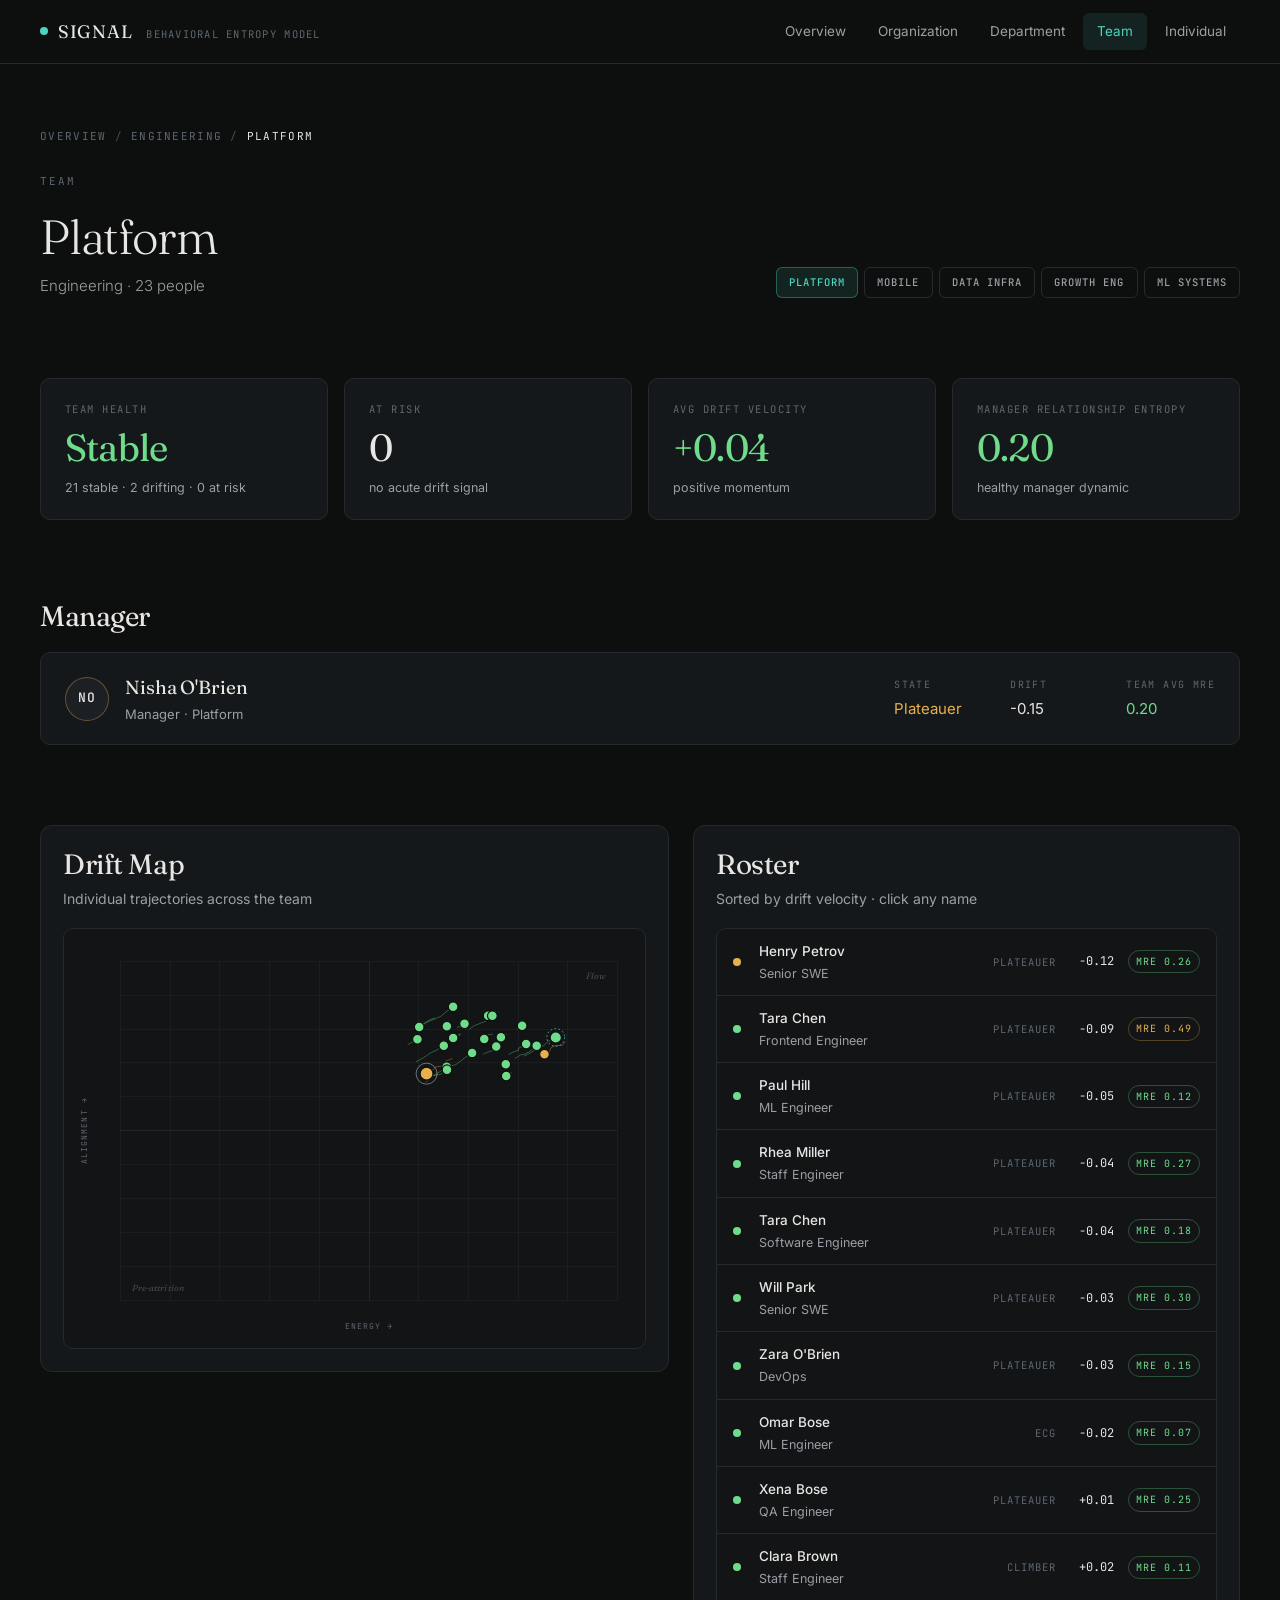
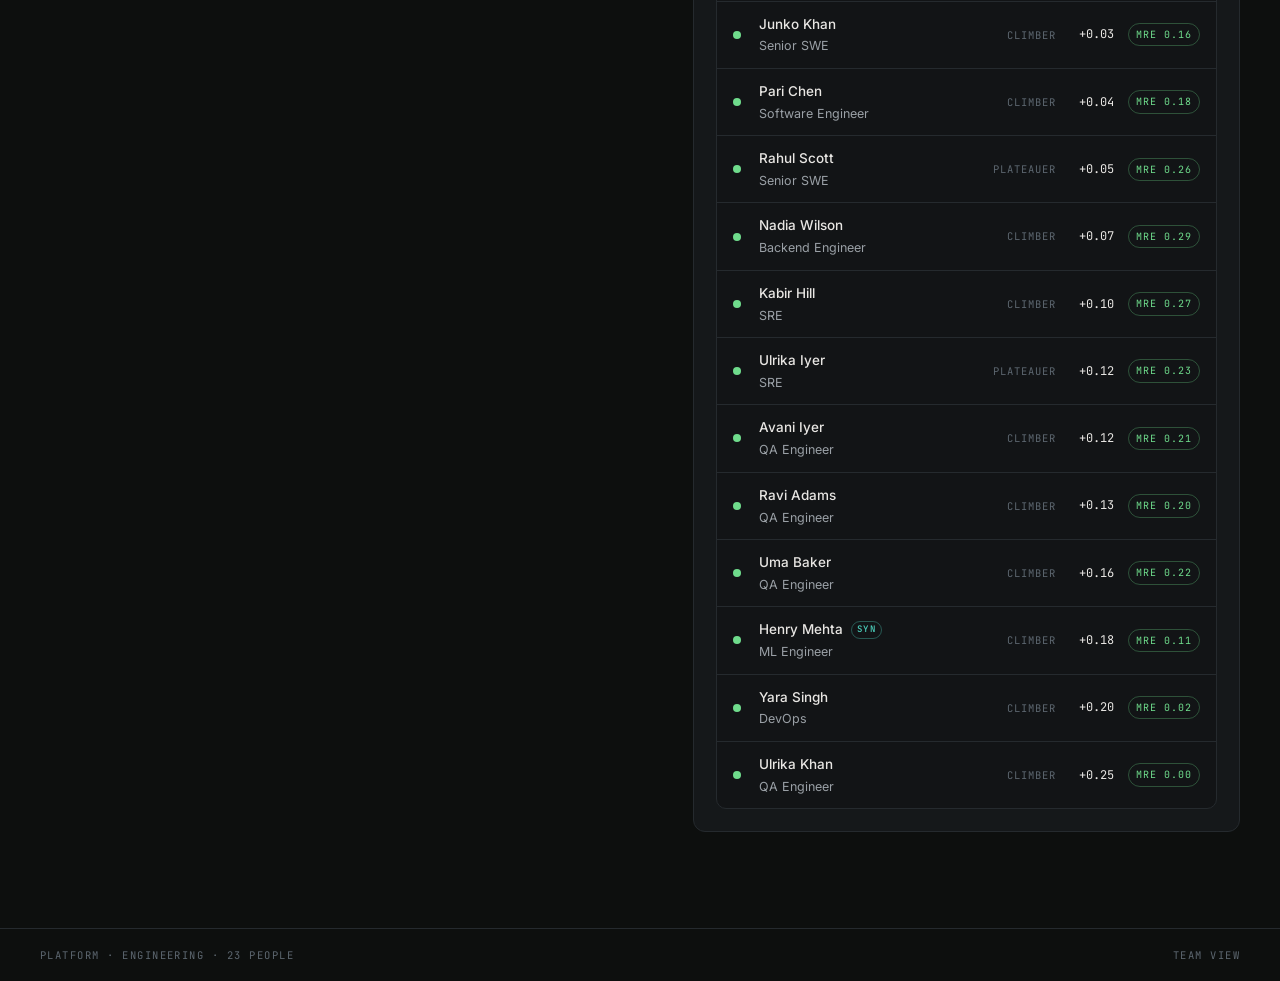
<file: team.html>
<!DOCTYPE html>
<html lang="en">
<head>
  <meta charset="UTF-8">
  <meta name="viewport" content="width=device-width, initial-scale=1.0">
  <title>SIGNAL — Team</title>
  <link rel="stylesheet" href="styles.css">
</head>
<body>

  <!-- ============ TOP NAV ============ -->
  <header class="topbar">
    <a href="index.html" class="brand">
      <span class="brand-mark"></span>
      <span class="brand-name">SIGNAL</span>
      <span class="brand-tag">Behavioral Entropy Model</span>
    </a>
    <nav class="topnav">
      <a href="index.html" class="topnav-link">Overview</a>
      <a href="org.html" class="topnav-link">Organization</a>
      <a href="department.html" class="topnav-link">Department</a>
      <a href="team.html" class="topnav-link active">Team</a>
      <a href="individual.html" class="topnav-link">Individual</a>
    </nav>
  </header>

  <!-- ============ MAIN ============ -->
  <main class="page page-team">

    <!-- ============ BREADCRUMB ============ -->
    <nav class="breadcrumb">
      <a href="index.html" class="crumb">Overview</a>
      <span class="crumb-sep">/</span>
      <a class="crumb" id="crumbDept">—</a>
      <span class="crumb-sep">/</span>
      <span class="crumb crumb-current" id="crumbTeam">—</span>
    </nav>

    <!-- ============ PAGE HEAD ============ -->
    <section class="team-head">
      <div>
        <p class="team-eyebrow">Team</p>
        <h1 class="team-title" id="teamTitle">—</h1>
        <p class="team-sub" id="teamSub">—</p>
      </div>
      <div class="team-switcher" id="teamSwitcher"></div>
    </section>

    <!-- ============ KPI ROW ============ -->
    <section class="team-kpis">
      <div class="kpi-card">
        <div class="kpi-label">Team Health</div>
        <div class="kpi-value" id="kpiHealth">—</div>
        <div class="kpi-sub" id="kpiHealthSub">—</div>
      </div>
      <div class="kpi-card">
        <div class="kpi-label">At Risk</div>
        <div class="kpi-value" id="kpiRed">—</div>
        <div class="kpi-sub" id="kpiRedSub">—</div>
      </div>
      <div class="kpi-card">
        <div class="kpi-label">Avg Drift Velocity</div>
        <div class="kpi-value" id="kpiDvel">—</div>
        <div class="kpi-sub" id="kpiDvelSub">—</div>
      </div>
      <div class="kpi-card">
        <div class="kpi-label">Manager Relationship Entropy</div>
        <div class="kpi-value" id="kpiMre">—</div>
        <div class="kpi-sub" id="kpiMreSub">—</div>
      </div>
    </section>

    <!-- ============ MANAGER CARD ============ -->
    <section class="manager-section">
      <h2 class="section-title">Manager</h2>
      <div class="manager-card" id="managerCard"></div>
    </section>

    <!-- ============ TEAM SCATTER + ROSTER ============ -->
    <section class="team-body">

      <!-- Left: scatter -->
      <div class="team-scatter-block">
        <div class="block-head">
          <h2 class="section-title">Drift Map</h2>
          <p class="section-sub">Individual trajectories across the team</p>
        </div>
        <div class="team-scatter-wrap">
          <svg id="teamScatter" class="team-scatter" viewBox="0 0 700 500" preserveAspectRatio="xMidYMid meet"></svg>
          <div class="map-tooltip" id="tooltip"></div>
        </div>
      </div>

      <!-- Right: roster -->
      <div class="team-roster-block">
        <div class="block-head">
          <h2 class="section-title">Roster</h2>
          <p class="section-sub">Sorted by drift velocity · click any name</p>
        </div>
        <div class="team-roster" id="teamRoster"></div>
      </div>

    </section>

  </main>

  <footer class="footer">
    <span class="footer-status" id="footerStatus">—</span>
    <span class="footer-meta">Team View</span>
  </footer>

  <!-- ============ DATA + LOGIC ============ -->
  <script src="data.js"></script>
  <script>
    (function () {
      const S = window.SIGNAL;
      const people = S.people;
      const teams = S.teams;
      const $ = id => document.getElementById(id);

      // ---------- Resolve current team ----------
      const params = new URLSearchParams(window.location.search);
      let teamId = params.get("teamId");
      let team = teams.find(t => t.id === teamId);
      if (!team) team = teams[0];

      const tp = people.filter(p => p.teamId === team.id);
      const members = tp.filter(p => !p.isManager);
      const manager = tp.find(p => p.isManager);
      const ts = S.getStats(tp);
      const mreStats = S.teamMreStats(team.id);

      // ---------- Breadcrumb ----------
      const crumbDept = $("crumbDept");
      crumbDept.textContent = team.dept;
      crumbDept.href = `department.html?dept=${encodeURIComponent(team.dept)}`;
      $("crumbTeam").textContent = team.name;

      // ---------- Head ----------
      $("teamTitle").textContent = team.name;
      $("teamSub").textContent = `${team.dept} · ${tp.length} people`;

      // ---------- Team switcher (other teams in same dept) ----------
      const switcher = $("teamSwitcher");
      const siblingTeams = teams.filter(t => t.dept === team.dept);
      siblingTeams.forEach(t => {
        const a = document.createElement("a");
        a.className = "pill" + (t.id === team.id ? " pill-active" : "");
        a.href = `team.html?teamId=${t.id}`;
        a.textContent = t.name;
        switcher.appendChild(a);
      });

      // ---------- KPIs ----------
      const healthLabel = { green: "Stable", yellow: "Watch", red: "Critical" }[ts.health];
      $("kpiHealth").textContent = healthLabel;
      $("kpiHealth").classList.add("kpi-state-" + ts.health);
      $("kpiHealthSub").textContent =
        `${ts.green} stable · ${ts.yellow} drifting · ${ts.red} at risk`;

      $("kpiRed").textContent = ts.red;
      $("kpiRedSub").textContent =
        ts.red === 0 ? "no acute drift signal"
        : ts.red === 1 ? "1 person on pre-attrition trajectory"
        : `${ts.red} people on pre-attrition trajectories`;

      const dvel = ts.avgDvel;
      $("kpiDvel").textContent = (dvel >= 0 ? "+" : "") + dvel.toFixed(2);
      $("kpiDvel").classList.add(dvel < -0.05 ? "kpi-state-red" : dvel < 0 ? "kpi-state-yellow" : "kpi-state-green");
      $("kpiDvelSub").textContent =
        dvel < -0.05 ? "accelerating drift"
        : dvel < 0 ? "mild negative drift"
        : "positive momentum";

      const mre = mreStats.avg;
      $("kpiMre").textContent = mre.toFixed(2);
      $("kpiMre").classList.add(mre > 0.6 ? "kpi-state-red" : mre > 0.4 ? "kpi-state-yellow" : "kpi-state-green");
      $("kpiMreSub").textContent =
        mre > 0.65 ? `${mreStats.high} of ${mreStats.count} members in high friction — manager variable`
        : mre > 0.4 ? "moderate friction — watch coordinated signal"
        : "healthy manager dynamic";

      // ---------- Manager Card ----------
      if (manager) {
        const m = manager;
        const mState = m.derived.state;
        const dvStr = (m.fp.dvel >= 0 ? "+" : "") + m.fp.dvel.toFixed(2);
        $("managerCard").innerHTML = `
          <a href="individual.html?id=${m.id}" class="manager-link">
            <div class="manager-identity">
              <div class="manager-avatar manager-state-${mState}">${initials(m.name)}</div>
              <div>
                <div class="manager-name">${m.name}</div>
                <div class="manager-role">${m.role}</div>
              </div>
            </div>
            <div class="manager-stats">
              <div class="manager-stat">
                <div class="manager-stat-label">State</div>
                <div class="manager-stat-val state-${mState}">${m.archetype}</div>
              </div>
              <div class="manager-stat">
                <div class="manager-stat-label">Drift</div>
                <div class="manager-stat-val">${dvStr}</div>
              </div>
              <div class="manager-stat">
                <div class="manager-stat-label">Team avg MRE</div>
                <div class="manager-stat-val state-${mre > 0.6 ? 'red' : mre > 0.4 ? 'yellow' : 'green'}">${mre.toFixed(2)}</div>
              </div>
            </div>
          </a>
        `;
      }

      // ---------- Drift Map (team scatter) ----------
      function renderScatter() {
        const svg = $("teamScatter");
        const W = 700, H = 500;
        const PAD_L = 60, PAD_R = 24, PAD_T = 30, PAD_B = 50;
        const innerW = W - PAD_L - PAD_R;
        const innerH = H - PAD_T - PAD_B;
        const toX = e => PAD_L + e * innerW;
        const toY = a => PAD_T + (1 - a) * innerH;

        let html = "";

        // Grid
        for (let i = 0; i <= 10; i++) {
          const x = PAD_L + (i / 10) * innerW;
          const y = PAD_T + (i / 10) * innerH;
          const cls = i === 5 ? "grid-line-major" : "grid-line";
          html += `<line class="${cls}" x1="${x}" y1="${PAD_T}" x2="${x}" y2="${PAD_T+innerH}"/>`;
          html += `<line class="${cls}" x1="${PAD_L}" y1="${y}" x2="${PAD_L+innerW}" y2="${y}"/>`;
        }

        // Axes labels
        html += `<text class="axis-label" x="${PAD_L + innerW/2}" y="${H - 14}" text-anchor="middle">Energy →</text>`;
        html += `<text class="axis-label" x="${18}" y="${PAD_T + innerH/2}" text-anchor="middle" transform="rotate(-90 18 ${PAD_T + innerH/2})">Alignment →</text>`;

        // Zone hints
        html += `<text class="zone-text" x="${PAD_L + 14}" y="${PAD_T + innerH - 12}">Pre-attrition</text>`;
        html += `<text class="zone-text" x="${PAD_L + innerW - 14}" y="${PAD_T + 22}" text-anchor="end">Flow</text>`;

        // Trails
        tp.forEach(p => {
          let d = "";
          p.derived.trail.forEach((pt, i) => {
            d += (i === 0 ? "M" : "L") + toX(pt.e).toFixed(1) + "," + toY(pt.a).toFixed(1) + " ";
          });
          const c = colorVar(p.derived.state);
          html += `<path d="${d}" class="trail" stroke="${c}"/>`;
        });

        // Dots
        tp.forEach(p => {
          const x = toX(p.derived.energy);
          const y = toY(p.derived.alignment);
          const c = colorVar(p.derived.state);
          const r = p.isManager ? 8 : p.isSyntropy ? 7 : 6;

          if (p.isSyntropy) {
            html += `<circle cx="${x}" cy="${y}" r="${r + 4}" class="dot-syntropy-ring"/>`;
          }
          if (p.isManager) {
            html += `<circle cx="${x}" cy="${y}" r="${r + 5}" class="dot-manager-ring"/>`;
          }
          html += `<circle cx="${x}" cy="${y}" r="${r}" fill="${c}" class="person-dot" data-id="${p.id}"/>`;
        });

        svg.innerHTML = html;

        // Wire interactions
        svg.querySelectorAll(".person-dot").forEach(dot => {
          dot.addEventListener("mouseenter", e => showTooltip(e, dot.dataset.id));
          dot.addEventListener("mousemove", moveTooltip);
          dot.addEventListener("mouseleave", hideTooltip);
          dot.addEventListener("click", () => {
            window.location.href = `individual.html?id=${dot.dataset.id}`;
          });
        });
      }

      function colorVar(state) {
        return state === "red" ? "var(--c-red)" :
               state === "yellow" ? "var(--c-amber)" : "var(--c-green)";
      }

      // ---------- Roster ----------
      function renderRoster() {
        const sorted = members.slice().sort((a, b) => a.fp.dvel - b.fp.dvel);
        const list = $("teamRoster");
        sorted.forEach(p => {
          const dv = p.fp.dvel;
          const dvStr = (dv >= 0 ? "+" : "") + dv.toFixed(2);
          const a = document.createElement("a");
          a.className = "roster-row roster-state-" + p.derived.state;
          a.href = `individual.html?id=${p.id}`;
          a.innerHTML = `
            <span class="roster-dot roster-dot-${p.derived.state}"></span>
            <div class="roster-identity">
              <div class="roster-name">${p.name}${p.isSyntropy ? ' <span class="roster-syn">SYN</span>' : ''}</div>
              <div class="roster-role">${p.role}</div>
            </div>
            <div class="roster-meta">
              <span class="roster-archetype">${p.archetype}</span>
              <span class="roster-dvel">${dvStr}</span>
              <span class="roster-mre roster-mre-${p.mre > 0.6 ? 'red' : p.mre > 0.4 ? 'yellow' : 'green'}" title="Manager Relationship Entropy">MRE ${p.mre.toFixed(2)}</span>
            </div>
          `;
          list.appendChild(a);
        });
      }

      // ---------- Tooltip ----------
      function showTooltip(e, id) {
        const p = people.find(x => x.id === id);
        if (!p) return;
        const tt = $("tooltip");
        const dv = (p.fp.dvel >= 0 ? "+" : "") + p.fp.dvel.toFixed(2);
        tt.innerHTML = `
          <div class="tt-name">${p.name}${p.isSyntropy ? ' <span class="tt-syn">SYNTROPY</span>' : ''}</div>
          <div class="tt-role">${p.role}</div>
          <div class="tt-meta">
            <span class="tt-state tt-state-${p.derived.state}">${p.archetype}</span>
            <span class="tt-dvel">Δ ${dv}</span>
          </div>
        `;
        tt.classList.add("tt-visible");
        moveTooltip(e);
      }
      function moveTooltip(e) {
        const tt = $("tooltip");
        const wrap = tt.parentElement.getBoundingClientRect();
        let x = e.clientX - wrap.left + 14;
        let y = e.clientY - wrap.top + 14;
        if (x + 240 > wrap.width) x = e.clientX - wrap.left - 254;
        if (y + 110 > wrap.height) y = e.clientY - wrap.top - 124;
        tt.style.left = x + "px";
        tt.style.top = y + "px";
      }
      function hideTooltip() {
        $("tooltip").classList.remove("tt-visible");
      }

      // ---------- Utils ----------
      function initials(name) {
        return name.split(" ").map(s => s[0]).slice(0, 2).join("").toUpperCase();
      }

      // ---------- Footer ----------
      $("footerStatus").textContent =
        `${team.name} · ${team.dept} · ${tp.length} people`;

      // ---------- Boot ----------
      renderScatter();
      renderRoster();
    })();
  </script>

</body>
</html>
</file>
<file: styles.css>
/* ==========================================================================
   SIGNAL · Behavioral Entropy Model
   Shared design system. Dark, premium, instrument-grade.
   Zero glow. Zero animation. Hairlines. Data is the loudest thing.
   ========================================================================== */

@import url("https://fonts.googleapis.com/css2?family=Fraunces:opsz,wght@9..144,300;9..144,400;9..144,500&family=Inter:wght@300;400;500&family=JetBrains+Mono:wght@400;500&display=swap");

/* --------------------------------------------------------------------------
   1. TOKENS
   -------------------------------------------------------------------------- */
:root {
  /* Surfaces */
  --bg:              #0d0f0e;
  --surface:         #15181a;
  --surface-raised:  #1c2024;
  --surface-quiet:   #121416;

  /* Borders */
  --border:          #252a2e;
  --border-strong:   #363c42;
  --border-faint:    #1d2124;

  /* Text */
  --text:            #e8e6e3;
  --text-secondary:  #9aa0a6;
  --text-muted:      #5d6770;
  --text-faint:      #444b52;

  /* Accent */
  --accent:          #4dd4c0;
  --accent-soft:     rgba(77, 212, 192, 0.10);
  --accent-line:     rgba(77, 212, 192, 0.35);

  /* State (data only) */
  --c-green:         #6fdc8c;
  --c-amber:         #e8b04c;
  --c-red:           #ee6c6c;

  --c-green-soft:    rgba(111, 220, 140, 0.12);
  --c-amber-soft:    rgba(232, 176, 76, 0.12);
  --c-red-soft:      rgba(238, 108, 108, 0.12);

  /* Type */
  --font-serif:      "Fraunces", "Iowan Old Style", Georgia, serif;
  --font-sans:       "Inter", -apple-system, BlinkMacSystemFont, "Helvetica Neue", Arial, sans-serif;
  --font-mono:       "JetBrains Mono", ui-monospace, SFMono-Regular, Menlo, Consolas, monospace;

  /* Radius */
  --r-pill:          999px;
  --r-chip:          6px;
  --r-card:          10px;
  --r-block:         12px;

  /* Layout */
  --page-max:        1280px;
  --page-pad:        40px;
  --topbar-h:        64px;
}

/* --------------------------------------------------------------------------
   2. RESET / BASE
   -------------------------------------------------------------------------- */
*, *::before, *::after { box-sizing: border-box; }
html, body {
  margin: 0;
  padding: 0;
  background: var(--bg);
  color: var(--text);
  font-family: var(--font-sans);
  font-weight: 400;
  font-size: 15px;
  line-height: 1.55;
  -webkit-font-smoothing: antialiased;
  -moz-osx-font-smoothing: grayscale;
  text-rendering: optimizeLegibility;
}
body {
  min-height: 100vh;
  display: flex;
  flex-direction: column;
}
a {
  color: inherit;
  text-decoration: none;
}
button {
  font: inherit;
  color: inherit;
  background: none;
  border: 0;
  cursor: pointer;
}
h1, h2, h3, h4 {
  margin: 0;
  font-weight: 400;
  letter-spacing: -0.01em;
}
p { margin: 0; }

::selection { background: var(--accent-soft); color: var(--text); }

:focus-visible {
  outline: 1px solid var(--accent);
  outline-offset: 2px;
}

/* --------------------------------------------------------------------------
   3. TOPBAR
   -------------------------------------------------------------------------- */
.topbar {
  display: flex;
  align-items: center;
  justify-content: space-between;
  gap: 32px;
  height: var(--topbar-h);
  padding: 0 var(--page-pad);
  border-bottom: 1px solid var(--border);
  background: var(--bg);
  position: sticky;
  top: 0;
  z-index: 50;
}
.brand {
  display: flex;
  align-items: baseline;
  gap: 10px;
}
.brand-mark {
  width: 8px;
  height: 8px;
  border-radius: 50%;
  background: var(--accent);
  display: inline-block;
  align-self: center;
  flex: 0 0 8px;
}
.brand-name {
  font-family: var(--font-serif);
  font-size: 18px;
  letter-spacing: 0.04em;
  color: var(--text);
}
.brand-tag {
  font-family: var(--font-mono);
  font-size: 10.5px;
  text-transform: uppercase;
  letter-spacing: 0.12em;
  color: var(--text-muted);
  margin-left: 4px;
}
.topnav {
  display: flex;
  gap: 4px;
}
.topnav-link {
  font-size: 13.5px;
  color: var(--text-secondary);
  padding: 8px 14px;
  border-radius: var(--r-chip);
  transition: color 150ms ease, background-color 150ms ease;
}
.topnav-link:hover {
  color: var(--text);
}
.topnav-link.active {
  color: var(--accent);
  background: var(--accent-soft);
}

/* --------------------------------------------------------------------------
   4. PAGE / LAYOUT
   -------------------------------------------------------------------------- */
.page {
  flex: 1;
  max-width: var(--page-max);
  width: 100%;
  margin: 0 auto;
  padding: 64px var(--page-pad) 96px;
}
.page > section + section {
  margin-top: 80px;
}

.section-head {
  margin-bottom: 28px;
}
.section-title {
  font-family: var(--font-serif);
  font-size: 28px;
  font-weight: 400;
  line-height: 1.2;
  letter-spacing: -0.015em;
  color: var(--text);
}
.section-sub {
  margin-top: 6px;
  color: var(--text-secondary);
  font-size: 14px;
  max-width: 60ch;
}

.block-head {
  margin-bottom: 18px;
}

/* --------------------------------------------------------------------------
   5. HERO
   -------------------------------------------------------------------------- */
.hero {
  padding: 56px 0 24px;
  max-width: 760px;
}
.hero-eyebrow,
.map-eyebrow,
.dept-eyebrow,
.team-eyebrow,
.ind-eyebrow {
  font-family: var(--font-mono);
  font-size: 11px;
  font-weight: 400;
  text-transform: uppercase;
  letter-spacing: 0.18em;
  color: var(--text-muted);
  margin-bottom: 22px;
}
.hero-title {
  font-family: var(--font-serif);
  font-weight: 300;
  font-size: 64px;
  line-height: 1.05;
  letter-spacing: -0.025em;
  color: var(--text);
  text-wrap: balance;
}
.hero-lede {
  margin-top: 24px;
  font-size: 17px;
  line-height: 1.6;
  color: var(--text-secondary);
  max-width: 60ch;
  font-weight: 300;
}
.hero-actions {
  display: flex;
  gap: 12px;
  margin-top: 36px;
}

/* Buttons */
.btn {
  display: inline-flex;
  align-items: center;
  justify-content: center;
  height: 38px;
  padding: 0 18px;
  border-radius: var(--r-chip);
  font-size: 13.5px;
  font-weight: 500;
  letter-spacing: 0.01em;
  border: 1px solid transparent;
  transition: background-color 150ms ease, border-color 150ms ease, color 150ms ease;
}
.btn-primary {
  background: var(--accent);
  color: #0d1715;
}
.btn-primary:hover {
  background: #5fdcc9;
}
.btn-ghost {
  background: transparent;
  color: var(--text);
  border-color: var(--border);
}
.btn-ghost:hover {
  border-color: var(--border-strong);
  color: var(--text);
}

/* --------------------------------------------------------------------------
   6. KPI CARDS
   -------------------------------------------------------------------------- */
.kpi-grid,
.dept-kpis,
.team-kpis,
.ind-kpis {
  display: grid;
  grid-template-columns: repeat(4, 1fr);
  gap: 16px;
}
.kpi-card {
  background: var(--surface);
  border: 1px solid var(--border);
  border-radius: var(--r-card);
  padding: 22px 24px;
  display: flex;
  flex-direction: column;
  gap: 12px;
  min-height: 132px;
}
.kpi-label {
  font-family: var(--font-mono);
  font-size: 10.5px;
  text-transform: uppercase;
  letter-spacing: 0.14em;
  color: var(--text-muted);
}
.kpi-value {
  font-family: var(--font-serif);
  font-weight: 400;
  font-size: 38px;
  line-height: 1;
  letter-spacing: -0.02em;
  color: var(--text);
  margin-top: auto;
}
.kpi-sub {
  font-size: 12.5px;
  color: var(--text-secondary);
  line-height: 1.45;
}

/* State modifiers on values only — never on the card */
.kpi-state-green  { color: var(--c-green); }
.kpi-state-yellow { color: var(--c-amber); }
.kpi-state-red    { color: var(--c-red);   }

/* --------------------------------------------------------------------------
   7. DEPARTMENT STRIP / CARDS
   -------------------------------------------------------------------------- */
.dept-strip {
  margin-top: 56px;
}
.dept-strip-head {
  margin-bottom: 20px;
  display: flex;
  align-items: baseline;
  justify-content: space-between;
  gap: 16px;
}
.dept-strip-title {
  font-family: var(--font-serif);
  font-size: 22px;
  font-weight: 400;
  color: var(--text);
}
.dept-strip-sub {
  font-size: 13px;
  color: var(--text-secondary);
}
.dept-strip-grid {
  display: grid;
  grid-template-columns: repeat(auto-fill, minmax(220px, 1fr));
  gap: 12px;
}

.dept-card {
  display: flex;
  flex-direction: column;
  gap: 14px;
  background: var(--surface);
  border: 1px solid var(--border);
  border-radius: var(--r-card);
  padding: 20px;
  color: inherit;
  position: relative;
  transition: border-color 150ms ease, background-color 150ms ease;
}
.dept-card:hover {
  border-color: var(--border-strong);
  background: var(--surface-raised);
}

.dept-card-head {
  display: flex;
  align-items: center;
  justify-content: space-between;
  gap: 8px;
}
.dept-card-name {
  font-family: var(--font-sans);
  font-size: 14px;
  font-weight: 500;
  color: var(--text);
}
.dept-card-state {
  font-family: var(--font-mono);
  font-size: 9.5px;
  text-transform: uppercase;
  letter-spacing: 0.14em;
  padding: 3px 8px;
  border-radius: var(--r-pill);
  border: 1px solid var(--border);
  color: var(--text-muted);
  background: transparent;
}
.dept-state-green-pill  { color: var(--c-green); border-color: rgba(111,220,140,0.30); }
.dept-state-yellow-pill { color: var(--c-amber); border-color: rgba(232,176,76,0.30); }
.dept-state-red-pill    { color: var(--c-red);   border-color: rgba(238,108,108,0.30); }

.dept-card-count {
  display: flex;
  align-items: baseline;
  gap: 8px;
  font-family: var(--font-serif);
  font-size: 30px;
  font-weight: 400;
  color: var(--text);
  letter-spacing: -0.02em;
  line-height: 1;
}
.dept-card-count-sub {
  font-family: var(--font-mono);
  font-size: 10px;
  text-transform: uppercase;
  letter-spacing: 0.14em;
  color: var(--text-muted);
}

.dept-card-bar,
.team-bubble-bar {
  display: flex;
  width: 100%;
  height: 4px;
  border-radius: var(--r-pill);
  overflow: hidden;
  background: var(--surface-quiet);
}
.dept-card-bar-seg,
.team-bubble-bar-seg {
  display: block;
  height: 100%;
}
.seg-green  { background: var(--c-green); }
.seg-yellow { background: var(--c-amber); }
.seg-red    { background: var(--c-red);   }

.dept-card-legend,
.team-bubble-legend {
  display: flex;
  justify-content: space-between;
  gap: 8px;
  font-family: var(--font-mono);
  font-size: 10px;
  text-transform: uppercase;
  letter-spacing: 0.10em;
  color: var(--text-muted);
}

/* --------------------------------------------------------------------------
   8. SFI SUMMARY (Systemic Fault Isolation)
   -------------------------------------------------------------------------- */
.sfi-summary {
  margin-top: 64px;
}
.sfi-head { margin-bottom: 24px; }
.sfi-title {
  font-family: var(--font-serif);
  font-size: 22px;
  font-weight: 400;
  color: var(--text);
}
.sfi-sub {
  margin-top: 8px;
  color: var(--text-secondary);
  font-size: 14px;
  max-width: 70ch;
}
.sfi-findings {
  display: grid;
  grid-template-columns: repeat(auto-fill, minmax(280px, 1fr));
  gap: 12px;
}
.sfi-card {
  position: relative;
  padding: 20px 22px 22px 26px;
  background: var(--surface);
  border: 1px solid var(--border);
  border-radius: var(--r-card);
  display: flex;
  flex-direction: column;
  gap: 8px;
}
.sfi-card::before {
  content: "";
  position: absolute;
  left: 0; top: 14px; bottom: 14px;
  width: 2px;
  border-radius: 2px;
  background: var(--border-strong);
}
.sfi-level-systemic::before    { background: var(--c-red); }
.sfi-level-manager::before     { background: var(--c-amber); }
.sfi-level-individual::before  { background: var(--text-secondary); }

.sfi-card-label {
  font-family: var(--font-mono);
  font-size: 10.5px;
  text-transform: uppercase;
  letter-spacing: 0.14em;
  color: var(--text-muted);
}
.sfi-card-scope {
  font-family: var(--font-serif);
  font-size: 18px;
  color: var(--text);
  font-weight: 400;
}
.sfi-card-detail {
  font-size: 13.5px;
  color: var(--text-secondary);
  line-height: 1.55;
}
.sfi-empty {
  color: var(--text-secondary);
  font-size: 14px;
  padding: 24px;
  border: 1px dashed var(--border);
  border-radius: var(--r-card);
}

/* --------------------------------------------------------------------------
   9. HOW IT WORKS  (fingerprints + archetypes overview)
   -------------------------------------------------------------------------- */
.how { /* container */ }

.fp-grid {
  display: grid;
  grid-template-columns: repeat(4, 1fr);
  gap: 12px;
}
.fp-card {
  background: var(--surface);
  border: 1px solid var(--border);
  border-radius: var(--r-card);
  padding: 22px;
  display: flex;
  flex-direction: column;
  gap: 12px;
  min-height: 160px;
}
.fp-card-primary {
  border-color: var(--accent-line);
  background: linear-gradient(180deg, var(--accent-soft), transparent 60%), var(--surface);
}
.fp-card-head {
  display: flex;
  align-items: baseline;
  justify-content: space-between;
  gap: 12px;
}
.fp-card-weight {
  font-family: var(--font-mono);
  font-size: 11px;
  color: var(--text-muted);
  letter-spacing: 0.06em;
}
.fp-card-name {
  font-family: var(--font-serif);
  font-size: 22px;
  font-weight: 400;
  color: var(--text);
  letter-spacing: -0.01em;
}
.fp-card-desc {
  font-size: 13.5px;
  color: var(--text-secondary);
  line-height: 1.55;
  margin-top: auto;
}

.archetype-row {
  margin-top: 24px;
  display: grid;
  grid-template-columns: repeat(3, 1fr);
  gap: 12px;
}
.archetype-card {
  background: var(--surface);
  border: 1px solid var(--border);
  border-radius: var(--r-card);
  padding: 22px;
  display: flex;
  flex-direction: column;
  gap: 8px;
}
.archetype-warn {
  /* subtle: the dangerous archetype gets a hairline left accent — no glow */
  border-left: 1px solid var(--c-amber);
}
.archetype-name {
  font-family: var(--font-serif);
  font-size: 20px;
  font-weight: 400;
  color: var(--text);
}
.archetype-desc {
  font-size: 13.5px;
  color: var(--text-secondary);
  line-height: 1.55;
}

/* --------------------------------------------------------------------------
   10. FOOTER
   -------------------------------------------------------------------------- */
.footer {
  border-top: 1px solid var(--border);
  padding: 18px var(--page-pad);
  display: flex;
  align-items: center;
  justify-content: space-between;
  font-family: var(--font-mono);
  font-size: 10.5px;
  text-transform: uppercase;
  letter-spacing: 0.14em;
  color: var(--text-muted);
}

/* --------------------------------------------------------------------------
   11. MAP PAGE — head + controls
   -------------------------------------------------------------------------- */
.page-map .map-head,
.page-dept .dept-head,
.page-team .team-head {
  display: flex;
  align-items: flex-end;
  justify-content: space-between;
  gap: 32px;
  margin-bottom: 36px;
}

.map-title,
.dept-title,
.team-title {
  font-family: var(--font-serif);
  font-weight: 300;
  font-size: 48px;
  line-height: 1.05;
  letter-spacing: -0.025em;
  color: var(--text);
}
.map-sub,
.dept-sub,
.team-sub {
  margin-top: 12px;
  color: var(--text-secondary);
  font-size: 15px;
  max-width: 60ch;
  font-weight: 300;
}

.map-meta {
  text-align: right;
  flex: 0 0 auto;
}
.map-meta-num {
  font-family: var(--font-serif);
  font-size: 44px;
  font-weight: 400;
  line-height: 1;
  color: var(--text);
  letter-spacing: -0.02em;
}
.map-meta-label {
  margin-top: 6px;
  font-family: var(--font-mono);
  font-size: 10.5px;
  text-transform: uppercase;
  letter-spacing: 0.14em;
  color: var(--text-muted);
}

/* Controls */
.map-controls {
  display: flex;
  flex-wrap: wrap;
  gap: 28px;
  padding: 16px 0;
  border-top: 1px solid var(--border);
  border-bottom: 1px solid var(--border);
  margin-bottom: 28px !important;
}
.filter-group {
  display: flex;
  align-items: center;
  gap: 12px;
}
.filter-label {
  font-family: var(--font-mono);
  font-size: 10.5px;
  text-transform: uppercase;
  letter-spacing: 0.14em;
  color: var(--text-muted);
}
.filter-pills {
  display: flex;
  gap: 6px;
  flex-wrap: wrap;
}

/* Pills */
.pill {
  font-family: var(--font-mono);
  font-size: 10.5px;
  font-weight: 500;
  text-transform: uppercase;
  letter-spacing: 0.10em;
  padding: 6px 12px;
  border-radius: var(--r-chip);
  border: 1px solid var(--border);
  color: var(--text-secondary);
  background: transparent;
  transition: border-color 150ms ease, color 150ms ease, background-color 150ms ease;
}
.pill:hover {
  border-color: var(--border-strong);
  color: var(--text);
}
.pill-active {
  border-color: var(--accent-line);
  background: var(--accent-soft);
  color: var(--accent);
}

/* --------------------------------------------------------------------------
   12. DRIFT MAP — SVG chart styling
   -------------------------------------------------------------------------- */
.map-stage {
  display: grid;
  grid-template-columns: minmax(0, 1fr) 260px;
  gap: 24px;
  align-items: start;
}
.map-canvas-wrap {
  position: relative;
  background: var(--surface-quiet);
  border: 1px solid var(--border);
  border-radius: var(--r-block);
  padding: 12px;
}
.drift-map,
.team-scatter,
.trajectory-svg {
  display: block;
  width: 100%;
  height: auto;
}

.grid-line {
  stroke: var(--border-faint);
  stroke-width: 1;
  shape-rendering: crispEdges;
}
.grid-line-major {
  stroke: var(--border);
  stroke-width: 1;
  shape-rendering: crispEdges;
}

.zone-text {
  font-family: var(--font-serif);
  font-style: italic;
  font-size: 11px;
  fill: var(--text-faint);
  letter-spacing: 0.01em;
}
.axis-label {
  font-family: var(--font-mono);
  font-size: 10px;
  fill: var(--text-muted);
  letter-spacing: 0.14em;
  text-transform: uppercase;
}
.axis-end {
  font-family: var(--font-mono);
  font-size: 9.5px;
  fill: var(--text-muted);
  letter-spacing: 0.10em;
  text-transform: uppercase;
}

.person-dot {
  cursor: pointer;
  stroke: var(--bg);
  stroke-width: 1.5;
  transition: stroke-width 150ms ease;
}
.person-dot:hover {
  stroke-width: 2.5;
}
.dot-dim {
  fill: var(--text-faint);
  opacity: 0.4;
}
.dot-syntropy-ring {
  fill: none;
  stroke: var(--accent);
  stroke-width: 1;
  stroke-dasharray: 2 3;
  pointer-events: none;
}
.dot-manager-ring {
  fill: none;
  stroke: var(--text);
  stroke-width: 1;
  opacity: 0.55;
  pointer-events: none;
}

.trail {
  fill: none;
  stroke-width: 1;
  opacity: 0.45;
  stroke-linecap: round;
  stroke-linejoin: round;
}
.trail-focus {
  stroke-width: 1.75;
  opacity: 0.95;
}
.trail-dot {
  opacity: 0.45;
  stroke: var(--bg);
  stroke-width: 1;
}
.trail-dot-end {
  opacity: 1;
  stroke-width: 1.5;
}
.trail-label {
  font-family: var(--font-mono);
  font-size: 9.5px;
  fill: var(--text-muted);
  letter-spacing: 0.10em;
  text-transform: uppercase;
}
.trail-label-end {
  fill: var(--text);
}

/* Legend */
.map-legend {
  display: flex;
  flex-direction: column;
  gap: 24px;
  padding: 22px;
  background: var(--surface);
  border: 1px solid var(--border);
  border-radius: var(--r-block);
}
.legend-block {
  display: flex;
  flex-direction: column;
  gap: 10px;
}
.legend-title {
  font-family: var(--font-mono);
  font-size: 10.5px;
  text-transform: uppercase;
  letter-spacing: 0.14em;
  color: var(--text-muted);
  margin-bottom: 2px;
}
.legend-row {
  display: flex;
  align-items: center;
  gap: 10px;
  font-size: 13px;
  color: var(--text-secondary);
}
.legend-dot {
  width: 8px;
  height: 8px;
  border-radius: 50%;
  display: inline-block;
}
.legend-dot-green    { background: var(--c-green); }
.legend-dot-yellow   { background: var(--c-amber); }
.legend-dot-red      { background: var(--c-red);   }
.legend-dot-syntropy {
  background: transparent;
  border: 1px dashed var(--accent);
}
.legend-text {
  font-size: 12.5px;
  color: var(--text-secondary);
  line-height: 1.6;
}
.legend-text strong {
  color: var(--text);
  font-weight: 500;
}
.dist-row {
  display: flex;
  justify-content: space-between;
  align-items: baseline;
  font-size: 13px;
  color: var(--text-secondary);
}
.dist-label {
  font-family: var(--font-mono);
  font-size: 10.5px;
  text-transform: uppercase;
  letter-spacing: 0.12em;
  color: var(--text-muted);
}
.dist-val {
  font-family: var(--font-mono);
  font-size: 13px;
  color: var(--text);
}

/* Tooltip */
.map-tooltip {
  position: absolute;
  min-width: 200px;
  max-width: 240px;
  background: var(--surface-raised);
  border: 1px solid var(--border-strong);
  border-radius: 8px;
  padding: 12px 14px;
  pointer-events: none;
  opacity: 0;
  visibility: hidden;
  transition: opacity 120ms ease;
  z-index: 10;
}
.map-tooltip.tt-visible {
  opacity: 1;
  visibility: visible;
}
.tt-name {
  font-family: var(--font-sans);
  font-size: 13.5px;
  font-weight: 500;
  color: var(--text);
  display: flex;
  align-items: center;
  gap: 6px;
  flex-wrap: wrap;
}
.tt-syn {
  font-family: var(--font-mono);
  font-size: 9px;
  text-transform: uppercase;
  letter-spacing: 0.14em;
  color: var(--accent);
  border: 1px solid var(--accent-line);
  padding: 2px 5px;
  border-radius: var(--r-pill);
}
.tt-role {
  margin-top: 2px;
  font-size: 12px;
  color: var(--text-secondary);
}
.tt-team {
  margin-top: 2px;
  font-family: var(--font-mono);
  font-size: 10px;
  letter-spacing: 0.10em;
  text-transform: uppercase;
  color: var(--text-muted);
}
.tt-meta {
  margin-top: 10px;
  display: flex;
  align-items: center;
  justify-content: space-between;
  gap: 8px;
  padding-top: 8px;
  border-top: 1px solid var(--border);
}
.tt-state {
  font-family: var(--font-mono);
  font-size: 10px;
  text-transform: uppercase;
  letter-spacing: 0.12em;
  padding: 3px 8px;
  border-radius: var(--r-pill);
  border: 1px solid var(--border);
  color: var(--text-muted);
}
.tt-state-green  { color: var(--c-green); border-color: rgba(111,220,140,0.30); }
.tt-state-yellow { color: var(--c-amber); border-color: rgba(232,176,76,0.30); }
.tt-state-red    { color: var(--c-red);   border-color: rgba(238,108,108,0.30); }
.tt-dvel {
  font-family: var(--font-mono);
  font-size: 12px;
  color: var(--text);
}

/* --------------------------------------------------------------------------
   13. DEPARTMENT PAGE
   -------------------------------------------------------------------------- */
.dept-switcher,
.team-switcher {
  display: flex;
  gap: 6px;
  flex-wrap: wrap;
  justify-content: flex-end;
  max-width: 540px;
}

.dept-verdict { /* container */ }

.verdict-card {
  position: relative;
  background: var(--surface);
  border: 1px solid var(--border);
  border-radius: var(--r-card);
  padding: 24px 26px 26px 30px;
  display: flex;
  flex-direction: column;
  gap: 8px;
  max-width: 880px;
}
.verdict-card::before {
  content: "";
  position: absolute;
  left: 0; top: 18px; bottom: 18px;
  width: 2px;
  border-radius: 2px;
  background: var(--border-strong);
}
.verdict-systemic::before   { background: var(--c-red); }
.verdict-manager::before    { background: var(--c-amber); }
.verdict-individual::before { background: var(--text-secondary); }
.verdict-stable::before     { background: var(--c-green); }

.verdict-label {
  font-family: var(--font-mono);
  font-size: 10.5px;
  text-transform: uppercase;
  letter-spacing: 0.14em;
  color: var(--text-muted);
}
.verdict-headline {
  font-family: var(--font-serif);
  font-size: 22px;
  font-weight: 400;
  color: var(--text);
  letter-spacing: -0.01em;
}
.verdict-text {
  font-size: 14px;
  color: var(--text-secondary);
  line-height: 1.6;
  max-width: 70ch;
}

/* Team bubbles grid */
.team-grid-section { /* container */ }
.team-bubble-grid {
  display: grid;
  grid-template-columns: repeat(auto-fill, minmax(280px, 1fr));
  gap: 14px;
}
.team-bubble {
  background: var(--surface);
  border: 1px solid var(--border);
  border-radius: var(--r-card);
  padding: 22px;
  display: flex;
  flex-direction: column;
  gap: 16px;
  color: inherit;
  transition: border-color 150ms ease, background-color 150ms ease;
}
.team-bubble:hover {
  border-color: var(--border-strong);
  background: var(--surface-raised);
}
.team-bubble-head {
  display: flex;
  align-items: center;
  justify-content: space-between;
  gap: 12px;
}
.team-bubble-name {
  font-family: var(--font-serif);
  font-size: 19px;
  font-weight: 400;
  color: var(--text);
  letter-spacing: -0.005em;
}
.team-bubble-state {
  font-family: var(--font-mono);
  font-size: 9.5px;
  text-transform: uppercase;
  letter-spacing: 0.14em;
  padding: 3px 8px;
  border-radius: var(--r-pill);
  border: 1px solid var(--border);
  color: var(--text-muted);
}
.team-state-green-pill  { color: var(--c-green); border-color: rgba(111,220,140,0.30); }
.team-state-yellow-pill { color: var(--c-amber); border-color: rgba(232,176,76,0.30); }
.team-state-red-pill    { color: var(--c-red);   border-color: rgba(238,108,108,0.30); }

.team-bubble-count {
  display: flex;
  align-items: baseline;
  gap: 8px;
}
.team-bubble-num {
  font-family: var(--font-serif);
  font-size: 36px;
  font-weight: 400;
  line-height: 1;
  letter-spacing: -0.02em;
  color: var(--text);
}
.team-bubble-num-sub {
  font-family: var(--font-mono);
  font-size: 10px;
  text-transform: uppercase;
  letter-spacing: 0.14em;
  color: var(--text-muted);
}

.team-bubble-meta {
  display: flex;
  flex-direction: column;
  gap: 6px;
  padding-top: 12px;
  border-top: 1px solid var(--border);
}
.team-meta-row {
  display: flex;
  justify-content: space-between;
  align-items: baseline;
  gap: 12px;
  font-size: 13px;
}
.team-meta-label {
  font-family: var(--font-mono);
  font-size: 10px;
  text-transform: uppercase;
  letter-spacing: 0.12em;
  color: var(--text-muted);
}
.team-meta-val {
  font-family: var(--font-sans);
  font-size: 13px;
  color: var(--text);
}
.team-mre-green  { color: var(--c-green); font-family: var(--font-mono); }
.team-mre-yellow { color: var(--c-amber); font-family: var(--font-mono); }
.team-mre-red    { color: var(--c-red);   font-family: var(--font-mono); }

/* --------------------------------------------------------------------------
   14. TEAM PAGE
   -------------------------------------------------------------------------- */
.breadcrumb {
  display: flex;
  align-items: center;
  gap: 8px;
  margin-bottom: 28px;
  font-family: var(--font-mono);
  font-size: 11px;
  text-transform: uppercase;
  letter-spacing: 0.12em;
}
.crumb {
  color: var(--text-muted);
  transition: color 150ms ease;
}
a.crumb:hover { color: var(--text); }
.crumb-sep {
  color: var(--text-faint);
}
.crumb-current {
  color: var(--text);
}

.manager-section {
  margin-top: 0;
}
.manager-card {
  margin-top: 18px;
}
.manager-link {
  display: flex;
  align-items: center;
  justify-content: space-between;
  gap: 24px;
  background: var(--surface);
  border: 1px solid var(--border);
  border-radius: var(--r-card);
  padding: 20px 24px;
  color: inherit;
  transition: border-color 150ms ease, background-color 150ms ease;
}
.manager-link:hover {
  border-color: var(--border-strong);
  background: var(--surface-raised);
}
.manager-identity {
  display: flex;
  align-items: center;
  gap: 16px;
}
.manager-avatar {
  width: 44px;
  height: 44px;
  border-radius: 50%;
  background: var(--surface-raised);
  border: 1px solid var(--border-strong);
  display: flex;
  align-items: center;
  justify-content: center;
  font-family: var(--font-mono);
  font-size: 13px;
  font-weight: 500;
  color: var(--text);
  letter-spacing: 0.04em;
  flex: 0 0 44px;
}
.manager-state-green  { border-color: rgba(111,220,140,0.35); }
.manager-state-yellow { border-color: rgba(232,176,76,0.35); }
.manager-state-red    { border-color: rgba(238,108,108,0.35); }

.manager-name {
  font-family: var(--font-serif);
  font-size: 19px;
  font-weight: 400;
  color: var(--text);
  letter-spacing: -0.005em;
}
.manager-role {
  margin-top: 2px;
  font-size: 13px;
  color: var(--text-secondary);
}
.manager-stats {
  display: flex;
  gap: 36px;
}
.manager-stat {
  display: flex;
  flex-direction: column;
  gap: 4px;
  min-width: 80px;
}
.manager-stat-label {
  font-family: var(--font-mono);
  font-size: 10px;
  text-transform: uppercase;
  letter-spacing: 0.14em;
  color: var(--text-muted);
}
.manager-stat-val {
  font-family: var(--font-sans);
  font-size: 15px;
  color: var(--text);
}
.state-green  { color: var(--c-green); }
.state-yellow { color: var(--c-amber); }
.state-red    { color: var(--c-red);   }

/* Team body: scatter + roster */
.team-body {
  display: grid;
  grid-template-columns: minmax(0, 1.15fr) minmax(0, 1fr);
  gap: 24px;
  align-items: start;
}
.team-scatter-block,
.team-roster-block {
  background: var(--surface);
  border: 1px solid var(--border);
  border-radius: var(--r-block);
  padding: 22px;
}
.team-scatter-wrap {
  position: relative;
  background: var(--surface-quiet);
  border: 1px solid var(--border);
  border-radius: var(--r-card);
  padding: 8px;
}

/* Roster */
.team-roster {
  display: flex;
  flex-direction: column;
  border: 1px solid var(--border);
  border-radius: var(--r-card);
  overflow: hidden;
  background: var(--surface-quiet);
}
.roster-row {
  display: grid;
  grid-template-columns: 12px minmax(0, 1fr) auto;
  align-items: center;
  gap: 14px;
  padding: 12px 16px;
  color: inherit;
  border-bottom: 1px solid var(--border);
  transition: background-color 150ms ease;
}
.roster-row:last-child { border-bottom: none; }
.roster-row:hover {
  background: var(--surface);
}
.roster-dot {
  width: 8px;
  height: 8px;
  border-radius: 50%;
  display: inline-block;
}
.roster-dot-green  { background: var(--c-green); }
.roster-dot-yellow { background: var(--c-amber); }
.roster-dot-red    { background: var(--c-red);   }

.roster-identity { min-width: 0; }
.roster-name {
  font-size: 13.5px;
  font-weight: 500;
  color: var(--text);
  display: flex;
  align-items: center;
  gap: 8px;
}
.roster-syn {
  font-family: var(--font-mono);
  font-size: 9px;
  text-transform: uppercase;
  letter-spacing: 0.14em;
  color: var(--accent);
  border: 1px solid var(--accent-line);
  padding: 1px 5px;
  border-radius: var(--r-pill);
}
.roster-role {
  margin-top: 2px;
  font-size: 12.5px;
  color: var(--text-secondary);
}
.roster-meta {
  display: flex;
  align-items: center;
  gap: 14px;
}
.roster-archetype {
  font-family: var(--font-mono);
  font-size: 10.5px;
  text-transform: uppercase;
  letter-spacing: 0.10em;
  color: var(--text-muted);
}
.roster-dvel {
  font-family: var(--font-mono);
  font-size: 12px;
  color: var(--text);
  min-width: 44px;
  text-align: right;
}
.roster-mre {
  font-family: var(--font-mono);
  font-size: 10px;
  text-transform: uppercase;
  letter-spacing: 0.10em;
  padding: 3px 7px;
  border-radius: var(--r-pill);
  border: 1px solid var(--border);
  color: var(--text-muted);
}
.roster-mre-green  { color: var(--c-green); border-color: rgba(111,220,140,0.30); }
.roster-mre-yellow { color: var(--c-amber); border-color: rgba(232,176,76,0.30); }
.roster-mre-red    { color: var(--c-red);   border-color: rgba(238,108,108,0.30); }

/* --------------------------------------------------------------------------
   15. INDIVIDUAL PAGE
   -------------------------------------------------------------------------- */
.ind-head {
  display: flex;
  align-items: flex-start;
  justify-content: space-between;
  gap: 32px;
  margin-bottom: 28px;
}
.ind-identity {
  display: flex;
  align-items: center;
  gap: 20px;
}
.ind-avatar {
  width: 64px;
  height: 64px;
  border-radius: 50%;
  background: var(--surface-raised);
  border: 1px solid var(--border-strong);
  display: flex;
  align-items: center;
  justify-content: center;
  font-family: var(--font-mono);
  font-size: 18px;
  font-weight: 500;
  letter-spacing: 0.04em;
  color: var(--text);
  flex: 0 0 64px;
}
.ind-avatar-green  { border-color: rgba(111,220,140,0.45); }
.ind-avatar-yellow { border-color: rgba(232,176,76,0.45); }
.ind-avatar-red    { border-color: rgba(238,108,108,0.45); }

.ind-eyebrow {
  margin-bottom: 8px;
}
.ind-name {
  font-family: var(--font-serif);
  font-weight: 300;
  font-size: 42px;
  line-height: 1.05;
  letter-spacing: -0.025em;
  color: var(--text);
}
.ind-role {
  margin-top: 6px;
  font-size: 15px;
  color: var(--text-secondary);
}

.ind-tags {
  display: flex;
  flex-wrap: wrap;
  gap: 6px;
  justify-content: flex-end;
  max-width: 380px;
}
.ind-tag {
  font-family: var(--font-mono);
  font-size: 10px;
  text-transform: uppercase;
  letter-spacing: 0.14em;
  padding: 4px 9px;
  border-radius: var(--r-pill);
  border: 1px solid var(--border);
  color: var(--text-muted);
}
.tag-danger    { color: var(--c-red);   border-color: rgba(238,108,108,0.30); }
.tag-warn      { color: var(--c-amber); border-color: rgba(232,176,76,0.30); }
.tag-good      { color: var(--c-green); border-color: rgba(111,220,140,0.30); }
.tag-syntropy  { color: var(--accent); border-color: var(--accent-line); }
.tag-neutral   { color: var(--text-secondary); border-color: var(--border); }

/* Plain language read */
.ind-read {
  background: var(--surface);
  border: 1px solid var(--border);
  border-radius: var(--r-block);
  padding: 28px 32px;
  margin-bottom: 0;
  max-width: 920px;
}
.ind-read-label {
  font-family: var(--font-mono);
  font-size: 10.5px;
  text-transform: uppercase;
  letter-spacing: 0.14em;
  color: var(--text-muted);
  margin-bottom: 12px;
}
.ind-read-body {
  font-family: var(--font-serif);
  font-weight: 400;
  font-size: 22px;
  line-height: 1.45;
  letter-spacing: -0.01em;
  color: var(--text);
  text-wrap: pretty;
}

/* Two-column body */
.ind-body {
  display: grid;
  grid-template-columns: minmax(0, 1.15fr) minmax(0, 1fr);
  gap: 24px;
  align-items: start;
}
.ind-left,
.ind-right {
  display: flex;
  flex-direction: column;
  gap: 24px;
}
.ind-block {
  background: var(--surface);
  border: 1px solid var(--border);
  border-radius: var(--r-block);
  padding: 24px 26px;
}

/* Fingerprint bars */
.fp-bars {
  display: flex;
  flex-direction: column;
  gap: 18px;
}
.fp-bar-row {
  display: flex;
  flex-direction: column;
  gap: 8px;
  padding: 14px 16px;
  border-radius: var(--r-card);
  border: 1px solid transparent;
  margin: 0 -16px;
  transition: border-color 150ms ease, background-color 150ms ease;
}
.fp-bar-source {
  background: var(--surface-raised);
  border-color: var(--border);
  position: relative;
}
.fp-bar-source::before {
  content: "";
  position: absolute;
  left: 0; top: 12px; bottom: 12px;
  width: 2px;
  border-radius: 2px;
  background: var(--c-amber);
}
.fp-bar-head {
  display: grid;
  grid-template-columns: 1fr auto auto;
  align-items: baseline;
  gap: 16px;
}
.fp-bar-name {
  font-family: var(--font-serif);
  font-size: 17px;
  font-weight: 400;
  color: var(--text);
  display: inline-flex;
  align-items: center;
  gap: 10px;
}
.fp-source-tag {
  font-family: var(--font-mono);
  font-size: 9px;
  text-transform: uppercase;
  letter-spacing: 0.14em;
  color: var(--c-amber);
  border: 1px solid rgba(232,176,76,0.30);
  padding: 2px 6px;
  border-radius: var(--r-pill);
}
.fp-bar-weight {
  font-family: var(--font-mono);
  font-size: 10.5px;
  color: var(--text-muted);
  letter-spacing: 0.08em;
}
.fp-bar-val {
  font-family: var(--font-mono);
  font-size: 14px;
  color: var(--text);
  min-width: 40px;
  text-align: right;
}
.fp-bar-track {
  height: 3px;
  width: 100%;
  background: var(--surface-quiet);
  border-radius: var(--r-pill);
  overflow: hidden;
}
.fp-bar-fill {
  height: 100%;
  background: var(--text);
  border-radius: var(--r-pill);
}
.fp-bar-source .fp-bar-fill {
  background: var(--c-amber);
}
.fp-bar-desc {
  font-size: 12.5px;
  color: var(--text-secondary);
  line-height: 1.55;
}

/* Trajectory chart */
.trajectory-wrap {
  position: relative;
  background: var(--surface-quiet);
  border: 1px solid var(--border);
  border-radius: var(--r-card);
  padding: 8px;
}

/* Entropy + Dose cards (inside .ind-block, so just internal styling) */
.entropy-card,
.dose-card {
  display: flex;
  flex-direction: column;
  gap: 14px;
}
.entropy-name {
  font-family: var(--font-serif);
  font-size: 20px;
  font-weight: 400;
  color: var(--text);
  letter-spacing: -0.005em;
}
.entropy-explainer {
  font-size: 13.5px;
  color: var(--text-secondary);
  line-height: 1.6;
}
.entropy-meter {
  display: flex;
  align-items: center;
  gap: 12px;
  margin-top: 4px;
}
.entropy-meter-track {
  flex: 1;
  height: 4px;
  background: var(--surface-quiet);
  border-radius: var(--r-pill);
  overflow: hidden;
}
.entropy-meter-fill {
  height: 100%;
  background: var(--c-amber);
  border-radius: var(--r-pill);
}
.entropy-meter-val {
  font-family: var(--font-mono);
  font-size: 12px;
  color: var(--text);
  min-width: 40px;
  text-align: right;
}

.dose-action {
  font-family: var(--font-serif);
  font-size: 18px;
  line-height: 1.5;
  color: var(--text);
  font-weight: 400;
  letter-spacing: -0.005em;
  text-wrap: pretty;
}

/* Manager Relationship card */
.mgr-rel-card {
  display: flex;
  flex-direction: column;
  gap: 18px;
}
.mgr-rel-row {
  display: grid;
  grid-template-columns: 1fr 1fr;
  gap: 16px;
}
.mgr-rel-side {
  background: var(--surface-quiet);
  border: 1px solid var(--border);
  border-radius: var(--r-card);
  padding: 16px 18px;
  display: flex;
  flex-direction: column;
  gap: 8px;
}
.mgr-rel-label {
  font-family: var(--font-mono);
  font-size: 10px;
  text-transform: uppercase;
  letter-spacing: 0.14em;
  color: var(--text-muted);
}
.mgr-rel-val {
  font-family: var(--font-serif);
  font-size: 30px;
  font-weight: 400;
  line-height: 1;
  letter-spacing: -0.02em;
  color: var(--text);
}
.mgr-rel-green  { color: var(--c-green); }
.mgr-rel-yellow { color: var(--c-amber); }
.mgr-rel-red    { color: var(--c-red);   }

.mgr-rel-link {
  display: grid;
  grid-template-columns: auto 1fr auto;
  align-items: baseline;
  gap: 14px;
  padding: 14px 16px;
  background: var(--surface-quiet);
  border: 1px solid var(--border);
  border-radius: var(--r-card);
  color: inherit;
  transition: border-color 150ms ease, background-color 150ms ease;
}
.mgr-rel-link:hover {
  border-color: var(--border-strong);
  background: var(--surface);
}
.mgr-rel-link-label {
  font-family: var(--font-mono);
  font-size: 10px;
  text-transform: uppercase;
  letter-spacing: 0.14em;
  color: var(--text-muted);
}
.mgr-rel-link-name {
  font-family: var(--font-sans);
  font-size: 14px;
  font-weight: 500;
  color: var(--text);
}
.mgr-rel-link-role {
  font-size: 12.5px;
  color: var(--text-secondary);
  text-align: right;
}
.mgr-rel-verdict {
  font-size: 13.5px;
  line-height: 1.6;
  color: var(--text-secondary);
}
.mgr-rel-verdict em {
  font-style: italic;
  color: var(--text);
}
.mgr-rel-empty {
  font-size: 13.5px;
  color: var(--text-secondary);
  line-height: 1.6;
}

/* --------------------------------------------------------------------------
   16. RESPONSIVE
   -------------------------------------------------------------------------- */
@media (max-width: 1100px) {
  .kpi-grid,
  .dept-kpis,
  .team-kpis,
  .ind-kpis,
  .fp-grid {
    grid-template-columns: repeat(2, 1fr);
  }
  .map-stage {
    grid-template-columns: 1fr;
  }
  .team-body,
  .ind-body {
    grid-template-columns: 1fr;
  }
}
@media (max-width: 760px) {
  :root { --page-pad: 20px; }
  .topbar { gap: 16px; height: auto; padding: 12px var(--page-pad); flex-wrap: wrap; }
  .topnav { flex-wrap: wrap; }
  .page { padding: 32px var(--page-pad) 64px; }
  .page > section + section { margin-top: 56px; }
  .hero-title { font-size: 42px; }
  .map-title, .dept-title, .team-title { font-size: 34px; }
  .ind-name { font-size: 32px; }
  .archetype-row { grid-template-columns: 1fr; }
  .kpi-grid, .dept-kpis, .team-kpis, .ind-kpis, .fp-grid {
    grid-template-columns: 1fr;
  }
  .map-head, .dept-head, .team-head, .ind-head {
    flex-direction: column;
    align-items: flex-start;
  }
  .ind-tags, .dept-switcher, .team-switcher {
    justify-content: flex-start;
  }
  .manager-link { flex-direction: column; align-items: flex-start; gap: 18px; }
  .manager-stats { gap: 24px; flex-wrap: wrap; }
}
</file>
